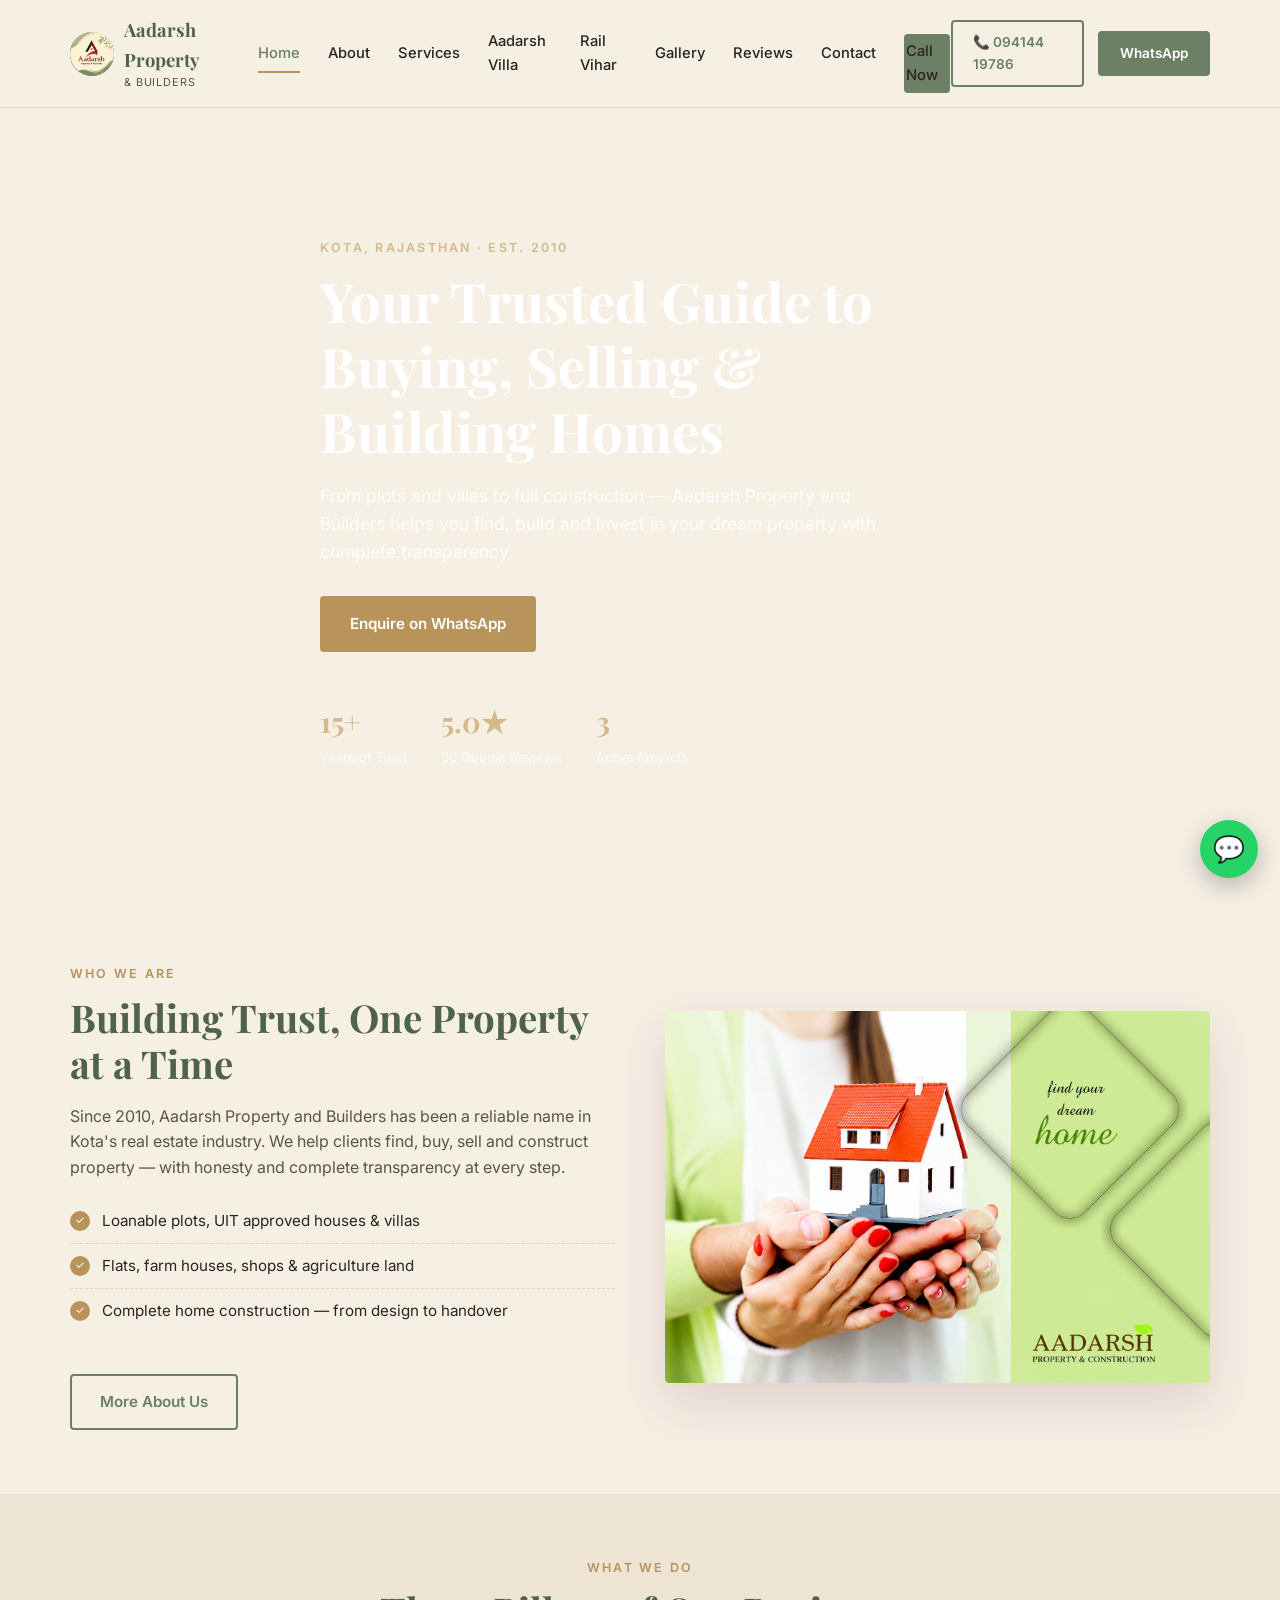
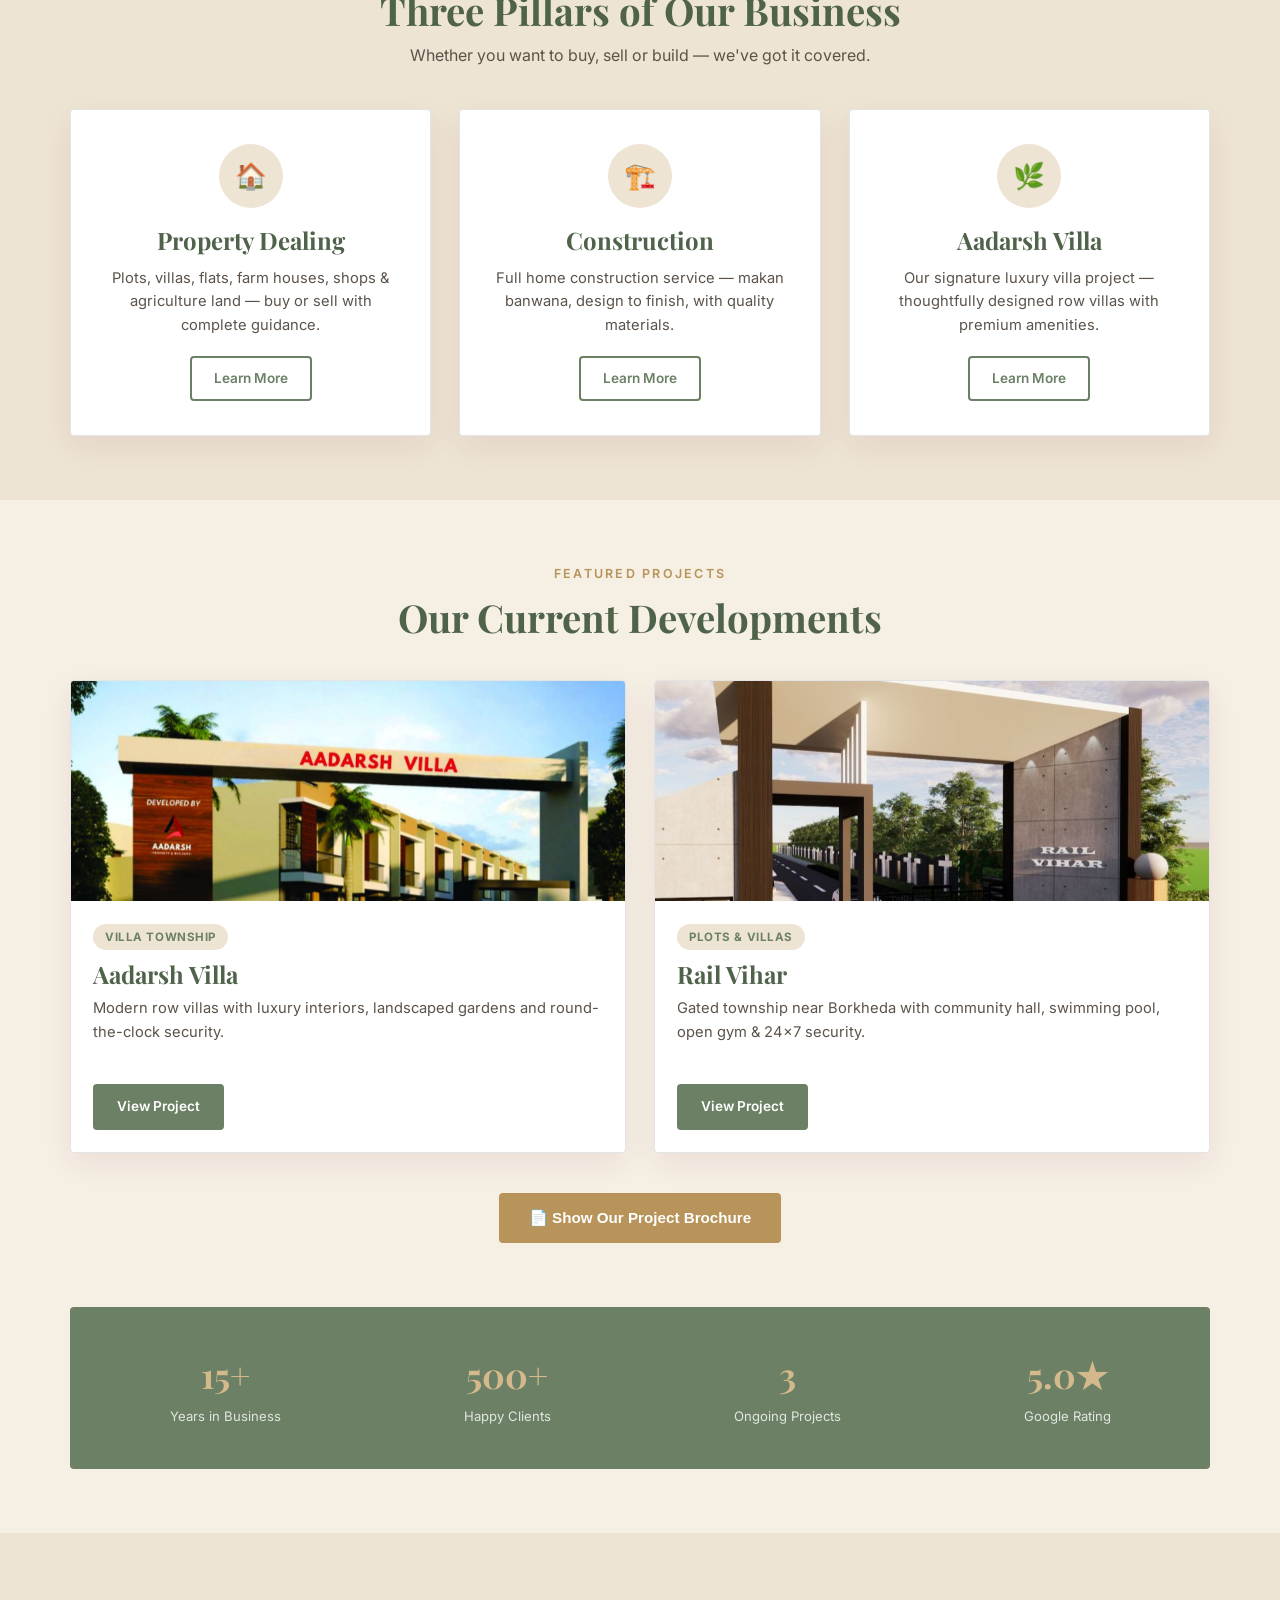
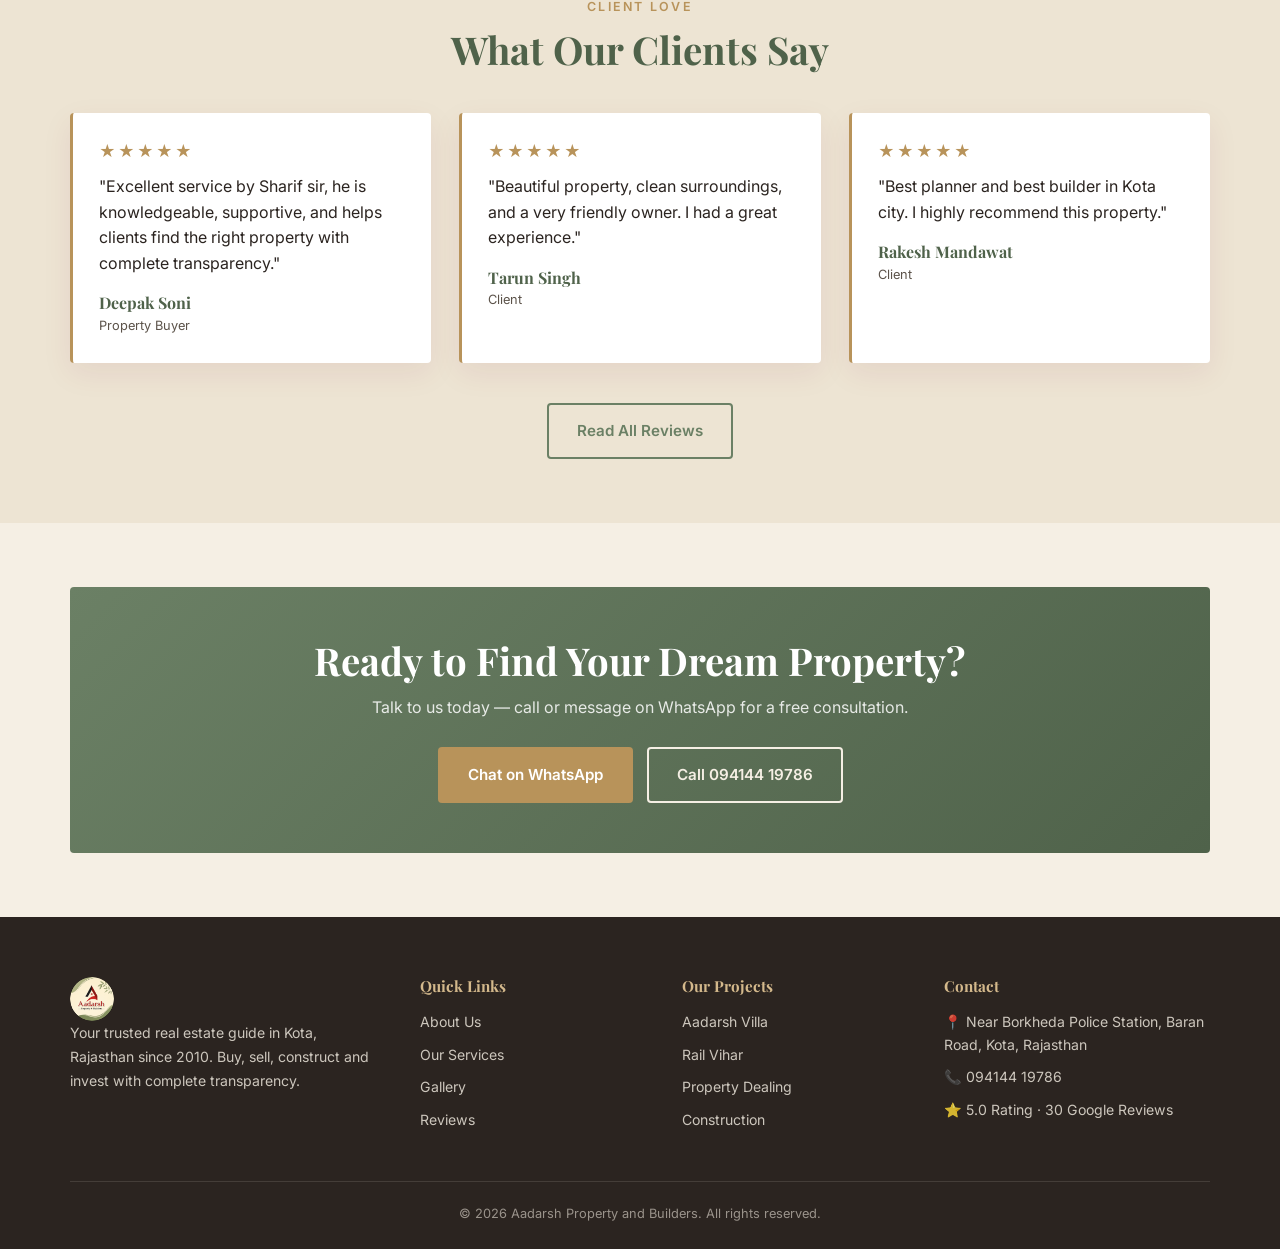
<file: index.html>
<!DOCTYPE html>
<html lang="en">
<head>
  <meta name="google-site-verification" content="AuuDVw0IGmLdEuf1GsXgKiNwqxxUEAkjcGWHWKUlZK0" />
<meta charset="UTF-8">
<meta name="viewport" content="width=device-width, initial-scale=1.0">
<title>Aadarsh Property and Builders | Kota, Rajasthan</title>
<meta name="description" content="Trusted real estate guide in Kota, Rajasthan since 2010. Buy, sell, construct & invest with Aadarsh Property and Builders.">
<link rel="preconnect" href="https://fonts.googleapis.com">
<link href="https://fonts.googleapis.com/css2?family=Playfair+Display:wght@600;700;800&family=Inter:wght@400;500;600;700&display=swap" rel="stylesheet">
<link rel="stylesheet" href="style.css?v=3">
</head>
<body>

<header class="site-header">
  <div class="nav-wrap">
    <a href="index.html" class="brand">
      <img src="images/logo.png" alt="Aadarsh Property and Builders Logo" class="brand-logo">
      <span>Aadarsh Property<br><small>& Builders</small></span>
    </a>
    <nav class="nav-links" id="navLinks">
    
      <a href="index.html">Home</a>
      <a href="about.html">About</a>
      <a href="services.html">Services</a>
      <a href="aadarsh-villa.html">Aadarsh Villa</a>
      <a href="rail-vihar.html">Rail Vihar</a>
      <a href="gallery.html">Gallery</a>
      <a href="testimonials.html">Reviews</a>
      <a href="contact.html">Contact</a>
      <div class="nav-cta-mobile btn-row" style="margin-top:20px;">
        <a href="#" class="btn btn-primary" data-tel>Call Now</a>
      </div>
    </nav>
    <div class="nav-cta">
      <a href="#" class="btn btn-outline" data-tel>📞 094144 19786</a>
      <a href="#" class="btn btn-primary" data-wa>WhatsApp</a>
    </div>
<button class="hamburger" id="hamburger" aria-label="Toggle menu">
  <span></span><span></span><span></span>
</button>
  </div>
  <div class="nav-overlay" id="navOverlay"></div>
</header>


<!-- HERO -->
<section class="hero">
  <div class="container hero-inner">
    <span class="eyebrow">Kota, Rajasthan · Est. 2010</span>
    <h1>Your Trusted Guide to Buying, Selling & Building Homes</h1>
    <p class="lead">From plots and villas to full construction — Aadarsh Property and Builders helps you find, build and invest in your dream property with complete transparency.</p>
    <div class="btn-row">
      <a href="#" class="btn btn-gold" data-wa data-wa-msg="Hello, I want to know more about your properties.">Enquire on WhatsApp</a>
      <a href="services.html" class="btn btn-outline-light">Explore Services</a>
    </div>
    <div class="hero-stats">
      <div class="stat"><b>15+</b><span>Years of Trust</span></div>
      <div class="stat"><b>5.0★</b><span>30 Google Reviews</span></div>
      <div class="stat"><b>3</b><span>Active Projects</span></div>
    </div>
  </div>
</section>

<!-- INTRO -->
<section class="section">
  <div class="container">
    <div class="split reveal">
      <div>
        <span class="eyebrow">Who We Are</span>
        <h2>Building Trust, One Property at a Time</h2>
        <p style="margin:18px 0; color:var(--charcoal-soft);">Since 2010, Aadarsh Property and Builders has been a reliable name in Kota's real estate industry. We help clients find, buy, sell and construct property — with honesty and complete transparency at every step.</p>
        <ul class="feature-list">
          <li>Loanable plots, UIT approved houses & villas</li>
          <li>Flats, farm houses, shops & agriculture land</li>
          <li>Complete home construction — from design to handover</li>
        </ul>
        <a href="about.html" class="btn btn-outline mt-40">More About Us</a>
      </div>
      <img src="about-photo.jpg" alt="Aadarsh Property villa exterior">
    </div>
  </div>
</section>

<!-- SERVICES -->
<section class="section bg-soft">
  <div class="container">
    <div class="section-head reveal">
      <span class="eyebrow">What We Do</span>
      <h2>Three Pillars of Our Business</h2>
      <p>Whether you want to buy, sell or build — we've got it covered.</p>
    </div>
    <div class="grid grid-3">
      <div class="service-card reveal">
        <div class="service-icon">🏠</div>
        <h3>Property Dealing</h3>
        <p style="color:var(--charcoal-soft); font-size:0.92rem; margin:12px 0 18px;">Plots, villas, flats, farm houses, shops & agriculture land — buy or sell with complete guidance.</p>
        <a href="property-dealing.html" class="btn btn-outline" style="padding:10px 22px; font-size:0.85rem;">Learn More</a>
      </div>
      <div class="service-card reveal">
        <div class="service-icon">🏗️</div>
        <h3>Construction</h3>
        <p style="color:var(--charcoal-soft); font-size:0.92rem; margin:12px 0 18px;">Full home construction service — makan banwana, design to finish, with quality materials.</p>
        <a href="construction.html" class="btn btn-outline" style="padding:10px 22px; font-size:0.85rem;">Learn More</a>
      </div>
      <div class="service-card reveal">
        <div class="service-icon">🌿</div>
        <h3>Aadarsh Villa</h3>
        <p style="color:var(--charcoal-soft); font-size:0.92rem; margin:12px 0 18px;">Our signature luxury villa project — thoughtfully designed row villas with premium amenities.</p>
        <a href="aadarsh-villa.html" class="btn btn-outline" style="padding:10px 22px; font-size:0.85rem;">Learn More</a>
      </div>
    </div>
  </div>
</section>

<!-- PROJECTS SHOWCASE -->
<section class="section">
  <div class="container">
    <div class="section-head reveal">
      <span class="eyebrow">Featured Projects</span>
      <h2>Our Current Developments</h2>
    </div>
    <div class="grid grid-2">
      <div class="card reveal">
        <img src="aadarsh-villa-photo.jpg" alt="Aadarsh Villa project">
        <div class="card-body">
          <span class="card-tag">Villa Township</span>
          <h3>Aadarsh Villa</h3>
          <p>Modern row villas with luxury interiors, landscaped gardens and round-the-clock security.</p>
          <a href="aadarsh-villa.html" class="btn btn-primary mt-40" style="padding:10px 22px; font-size:0.85rem;">View Project</a>
        </div>
      </div>
      <div class="card reveal">
        <img src="rail-vihar-photo.jpg" alt="Rail-vihar">
        <div class="card-body">
          <span class="card-tag">Plots & Villas</span>
          <h3>Rail Vihar</h3>
          <p>Gated township near Borkheda with community hall, swimming pool, open gym & 24x7 security.</p>
          <a href="rail-vihar.html" class="btn btn-primary mt-40" style="padding:10px 22px; font-size:0.85rem;">View Project</a>
        </div>
      </div>
    </div>
    <div class="text-center mt-40">
      <button class="btn btn-gold show-project-btn">📄 Show Our Project Brochure</button>
    </div>
  </div>
</section>

<!-- STATS -->
<section class="container" style="margin-bottom:64px;">
  <div class="stats-strip reveal">
    <div class="stat"><b>15+</b><span>Years in Business</span></div>
    <div class="stat"><b>500+</b><span>Happy Clients</span></div>
    <div class="stat"><b>3</b><span>Ongoing Projects</span></div>
    <div class="stat"><b>5.0★</b><span>Google Rating</span></div>
  </div>
</section>

<!-- TESTIMONIAL PREVIEW -->
<section class="section bg-soft">
  <div class="container">
    <div class="section-head reveal">
      <span class="eyebrow">Client Love</span>
      <h2>What Our Clients Say</h2>
    </div>
    <div class="grid grid-3">
      <div class="testi-card reveal">
        <div class="testi-stars">★★★★★</div>
        <p>"Excellent service by Sharif sir, he is knowledgeable, supportive, and helps clients find the right property with complete transparency."</p>
        <div class="testi-name">Deepak Soni</div>
        <div class="testi-role">Property Buyer</div>
      </div>
      <div class="testi-card reveal">
        <div class="testi-stars">★★★★★</div>
        <p>"Beautiful property, clean surroundings, and a very friendly owner. I had a great experience."</p>
        <div class="testi-name">Tarun Singh</div>
        <div class="testi-role">Client</div>
      </div>
      <div class="testi-card reveal">
        <div class="testi-stars">★★★★★</div>
        <p>"Best planner and best builder in Kota city. I highly recommend this property."</p>
        <div class="testi-name">Rakesh Mandawat</div>
        <div class="testi-role">Client</div>
      </div>
    </div>
    <div class="text-center mt-40">
      <a href="testimonials.html" class="btn btn-outline">Read All Reviews</a>
    </div>
  </div>
</section>

<!-- CTA -->
<section class="section">
  <div class="container">
    <div class="cta-banner reveal">
      <h2>Ready to Find Your Dream Property?</h2>
      <p>Talk to us today — call or message on WhatsApp for a free consultation.</p>
      <div class="btn-row" style="justify-content:center;">
        <a href="#" class="btn btn-gold" data-wa>Chat on WhatsApp</a>
        <a href="#" class="btn btn-outline-light" data-tel>Call 094144 19786</a>
      </div>
    </div>
  </div>
</section>

<footer class="site-footer">
  <div class="container">
    <div class="footer-grid">
      <div>
        <img src="images/logo.png" alt="Aadarsh Property and Builders Logo" class="brand-logo">
        <p style="font-size:0.88rem; line-height:1.7;">Your trusted real estate guide in Kota, Rajasthan since 2010. Buy, sell, construct and invest with complete transparency.</p>
      </div>
      <div>
        <h4>Quick Links</h4>
        <ul>
          <li><a href="about.html">About Us</a></li>
          <li><a href="services.html">Our Services</a></li>
          <li><a href="gallery.html">Gallery</a></li>
          <li><a href="testimonials.html">Reviews</a></li>
        </ul>
      </div>
      <div>
        <h4>Our Projects</h4>
        <ul>
          <li><a href="aadarsh-villa.html">Aadarsh Villa</a></li>
          <li><a href="rail-vihar.html">Rail Vihar</a></li>
          <li><a href="property-dealing.html">Property Dealing</a></li>
          <li><a href="construction.html">Construction</a></li>
        </ul>
      </div>
      <div>
        <h4>Contact</h4>
        <ul>
          <li>📍 Near Borkheda Police Station, Baran Road, Kota, Rajasthan</li>
          <li>📞 <a href="#" data-tel>094144 19786</a></li>
          <li>⭐ 5.0 Rating · 30 Google Reviews</li>
        </ul>
      </div>
    </div>
    <div class="footer-bottom">
      &copy; <span id="year"></span> Aadarsh Property and Builders. All rights reserved.
    </div>
  </div>
</footer>
<a href="#" class="wa-float" data-wa aria-label="Chat on WhatsApp">💬</a>
<script src="config.js?v=3"></script>
<script src="main.js?v=3"></script>
</body>
</html>
</file>
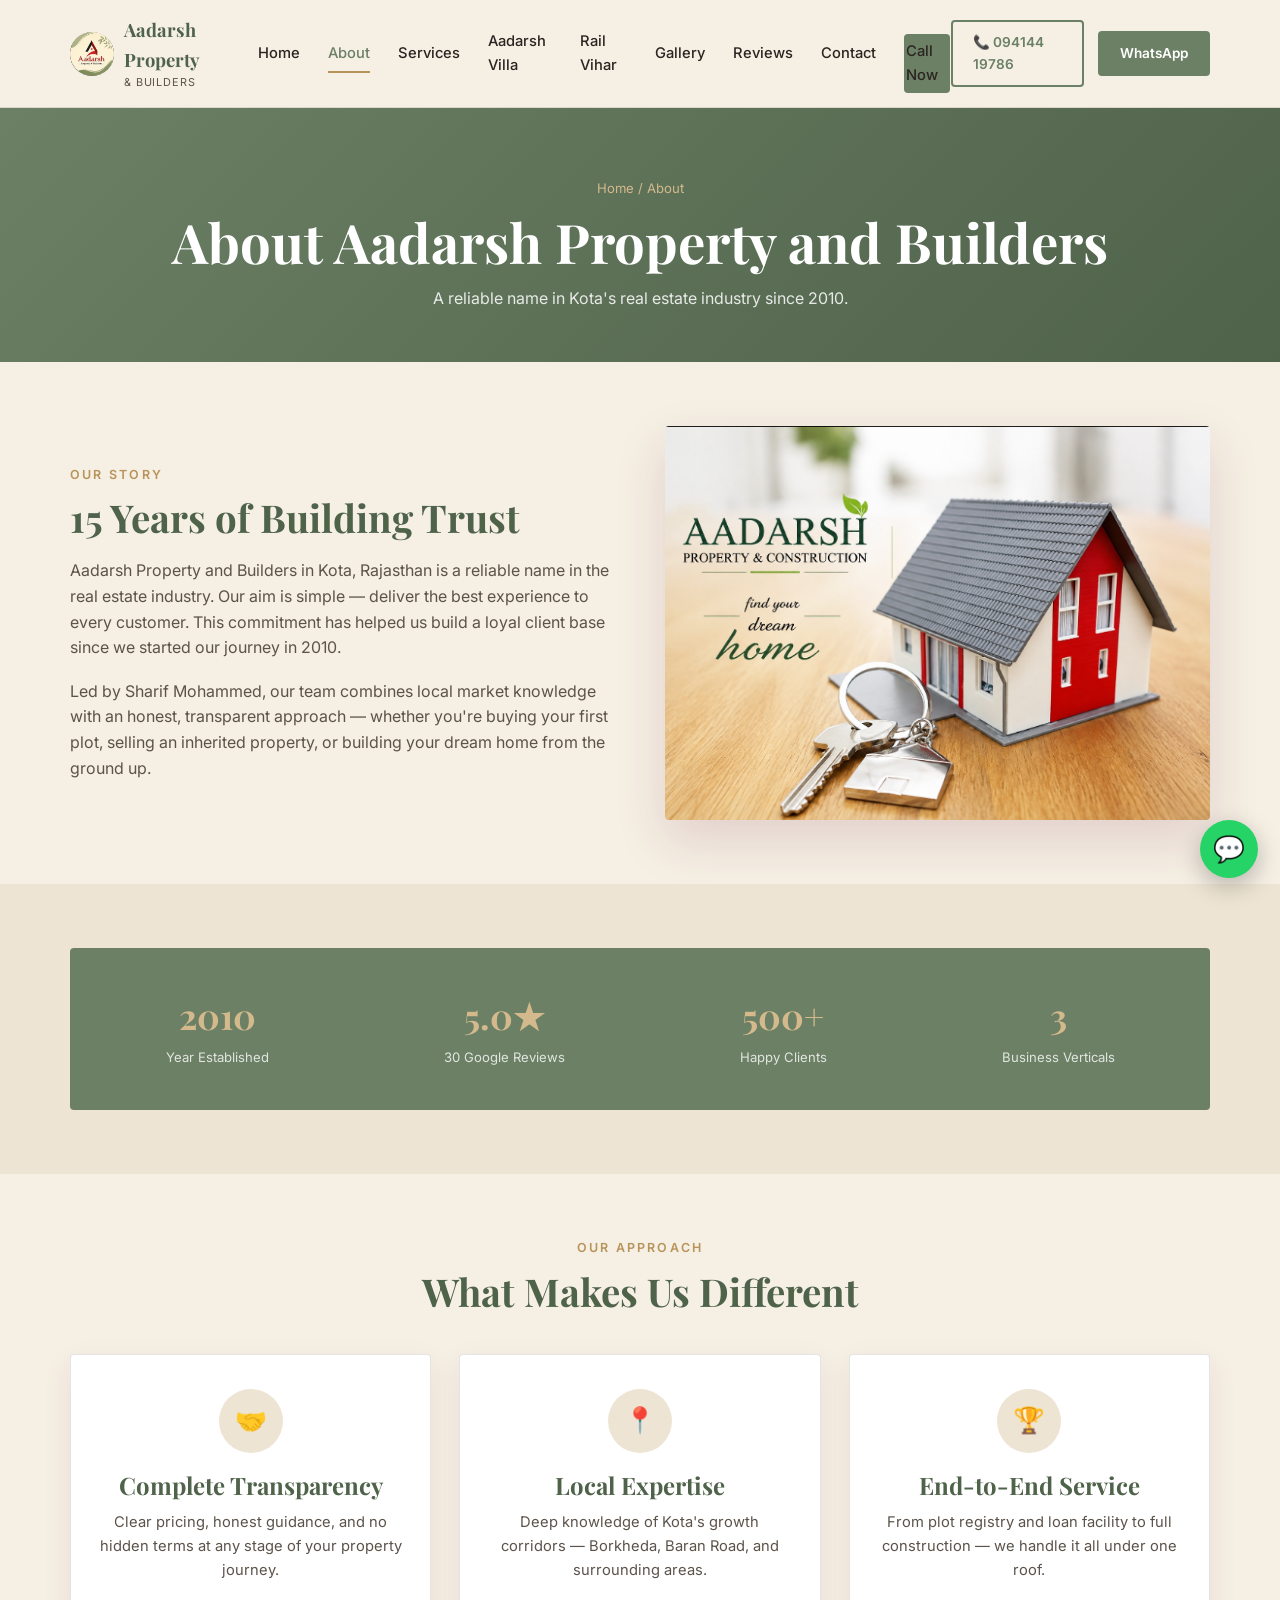
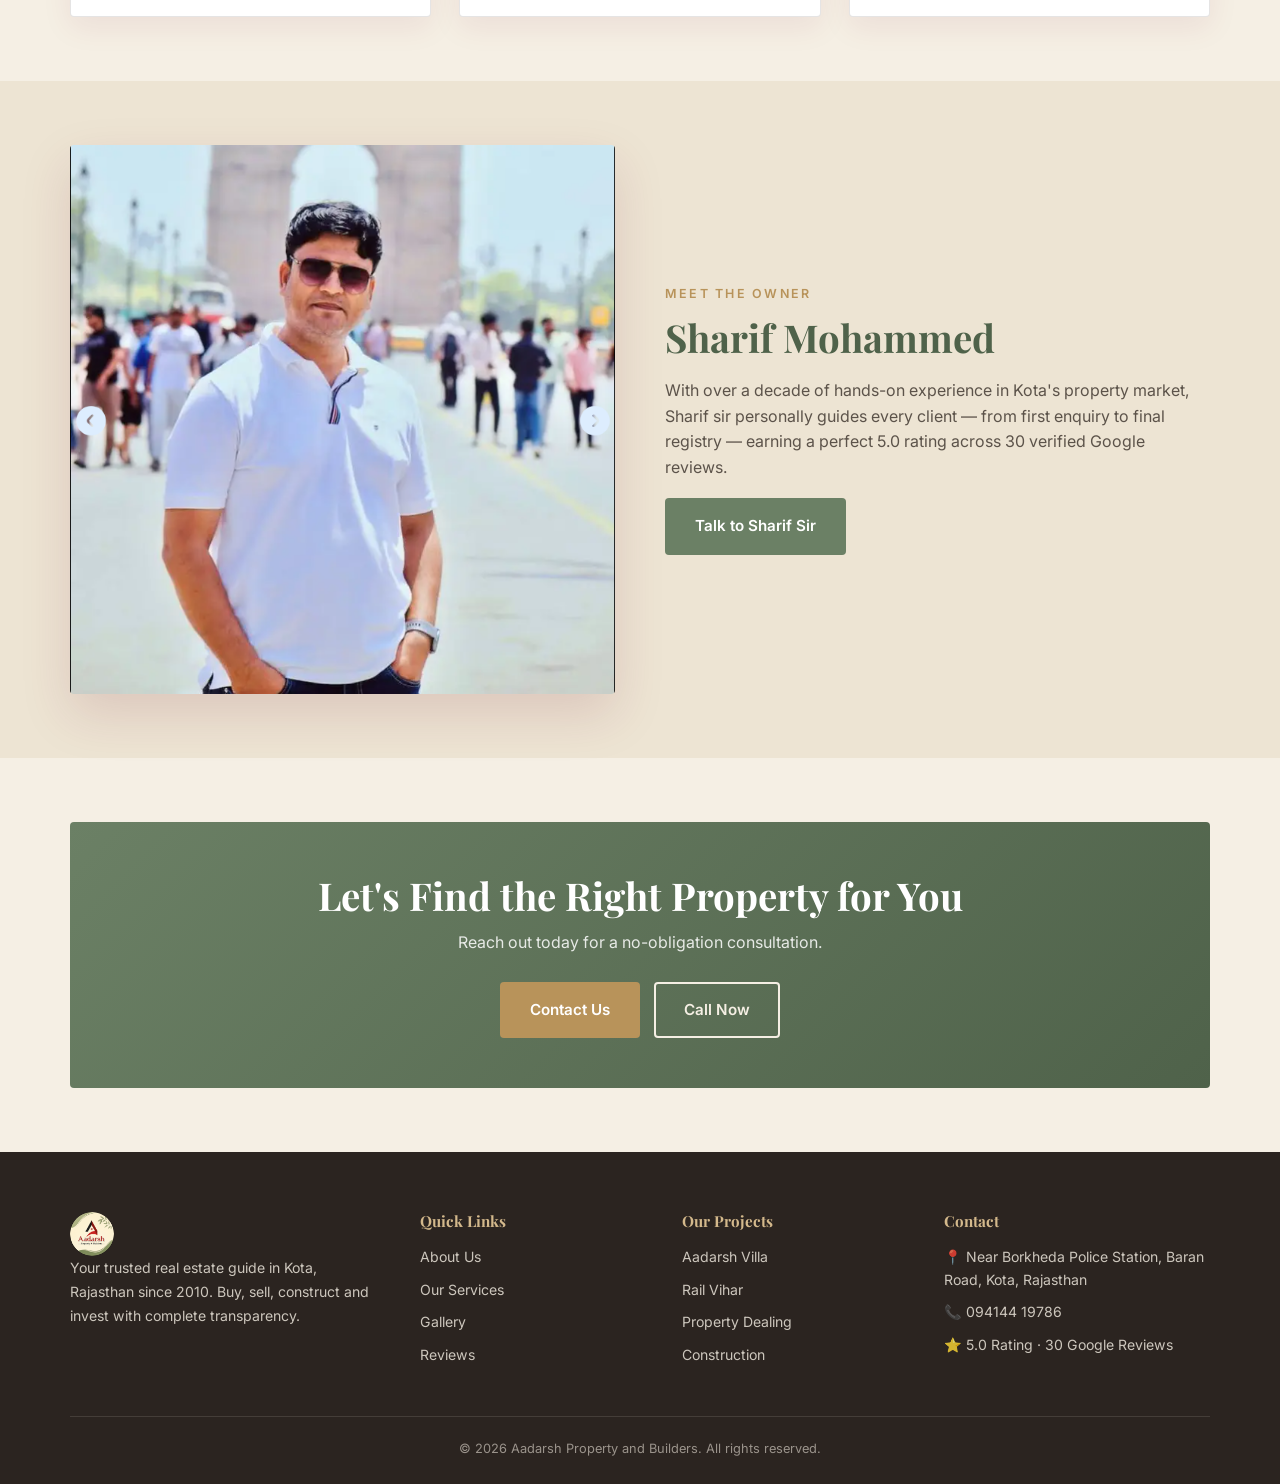
<file: about.html>
<!DOCTYPE html>
<html lang="en">
<head>
<meta charset="UTF-8">
<meta name="viewport" content="width=device-width, initial-scale=1.0">
<title>About Us | Aadarsh Property and Builders</title>
<meta name="description" content="Learn about Aadarsh Property and Builders — a trusted real estate name in Kota, Rajasthan since 2010.">
<link rel="preconnect" href="https://fonts.googleapis.com">
<link href="https://fonts.googleapis.com/css2?family=Playfair+Display:wght@600;700;800&family=Inter:wght@400;500;600;700&display=swap" rel="stylesheet">
<link rel="stylesheet" href="style.css?v=3">
</head>
<body>

<header class="site-header">
  <div class="nav-wrap">
    <a href="index.html" class="brand">
      <img src="images/logo.png" alt="Aadarsh Property and Builders Logo" class="brand-logo">
      <span>Aadarsh Property<br><small>& Builders</small></span>
    </a>
    <nav class="nav-links" id="navLinks">
      <a href="index.html">Home</a>
      <a href="about.html">About</a>
      <a href="services.html">Services</a>
      <a href="aadarsh-villa.html">Aadarsh Villa</a>
      <a href="rail-vihar.html">Rail Vihar</a>
      <a href="gallery.html">Gallery</a>
      <a href="testimonials.html">Reviews</a>
      <a href="contact.html">Contact</a>
      <div class="nav-cta-mobile btn-row" style="margin-top:20px;">
        <a href="#" class="btn btn-primary" data-tel>Call Now</a>
      </div>
    </nav>
    <div class="nav-cta">
      <a href="#" class="btn btn-outline" data-tel>📞 094144 19786</a>
      <a href="#" class="btn btn-primary" data-wa>WhatsApp</a>
    </div>
    <button class="hamburger" id="hamburger" aria-label="Toggle menu">
      <span></span><span></span><span></span>
    </button>
  </div>
</header>
<div class="nav-overlay" id="navOverlay"></div>

<section class="page-hero">
  <div class="container">
    <div class="breadcrumb">Home / About</div>
    <h1>About Aadarsh Property and Builders</h1>
    <p>A reliable name in Kota's real estate industry since 2010.</p>
  </div>
</section>

<section class="section">
  <div class="container">
    <div class="split reveal">
      <div>
        <span class="eyebrow">Our Story</span>
        <h2>15 Years of Building Trust</h2>
        <p style="margin:18px 0; color:var(--charcoal-soft);">Aadarsh Property and Builders in Kota, Rajasthan is a reliable name in the real estate industry. Our aim is simple — deliver the best experience to every customer. This commitment has helped us build a loyal client base since we started our journey in 2010.</p>
        <p style="color:var(--charcoal-soft);">Led by Sharif Mohammed, our team combines local market knowledge with an honest, transparent approach — whether you're buying your first plot, selling an inherited property, or building your dream home from the ground up.</p>
      </div>
      <img src="about-office-photo.jpg" alt="Aadarsh Property office">
    </div>
  </div>
</section>

<section class="section bg-soft">
  <div class="container">
    <div class="stats-strip reveal">
      <div class="stat"><b>2010</b><span>Year Established</span></div>
      <div class="stat"><b>5.0★</b><span>30 Google Reviews</span></div>
      <div class="stat"><b>500+</b><span>Happy Clients</span></div>
      <div class="stat"><b>3</b><span>Business Verticals</span></div>
    </div>
  </div>
</section>

<section class="section">
  <div class="container">
    <div class="section-head reveal">
      <span class="eyebrow">Our Approach</span>
      <h2>What Makes Us Different</h2>
    </div>
    <div class="grid grid-3">
      <div class="service-card reveal">
        <div class="service-icon">🤝</div>
        <h3>Complete Transparency</h3>
        <p style="color:var(--charcoal-soft); font-size:0.92rem; margin-top:12px;">Clear pricing, honest guidance, and no hidden terms at any stage of your property journey.</p>
      </div>
      <div class="service-card reveal">
        <div class="service-icon">📍</div>
        <h3>Local Expertise</h3>
        <p style="color:var(--charcoal-soft); font-size:0.92rem; margin-top:12px;">Deep knowledge of Kota's growth corridors — Borkheda, Baran Road, and surrounding areas.</p>
      </div>
      <div class="service-card reveal">
        <div class="service-icon">🏆</div>
        <h3>End-to-End Service</h3>
        <p style="color:var(--charcoal-soft); font-size:0.92rem; margin-top:12px;">From plot registry and loan facility to full construction — we handle it all under one roof.</p>
      </div>
    </div>
  </div>
</section>

<section class="section bg-soft">
  <div class="container">
    <div class="split reveal">
      <img src="owner-photo.jpg" alt="Owner Sharif Mohammed">
      <div>
        <span class="eyebrow">Meet the Owner</span>
        <h2>Sharif Mohammed</h2>
        <p style="margin:18px 0; color:var(--charcoal-soft);">With over a decade of hands-on experience in Kota's property market, Sharif sir personally guides every client — from first enquiry to final registry — earning a perfect 5.0 rating across 30 verified Google reviews.</p>
        <a href="#" class="btn btn-primary" data-wa data-wa-msg="Hello Sharif sir, I would like to speak with you about a property.">Talk to Sharif Sir</a>
      </div>
    </div>
  </div>
</section>

<section class="section">
  <div class="container">
    <div class="cta-banner reveal">
      <h2>Let's Find the Right Property for You</h2>
      <p>Reach out today for a no-obligation consultation.</p>
      <div class="btn-row" style="justify-content:center;">
        <a href="contact.html" class="btn btn-gold">Contact Us</a>
        <a href="#" class="btn btn-outline-light" data-tel>Call Now</a>
      </div>
    </div>
  </div>
</section>

<footer class="site-footer">
  <div class="container">
    <div class="footer-grid">
      <div>
         <img src="images/logo.png" alt="Aadarsh Property and Builders Logo" class="brand-logo">
        <p style="font-size:0.88rem; line-height:1.7;">Your trusted real estate guide in Kota, Rajasthan since 2010. Buy, sell, construct and invest with complete transparency.</p>
      </div>
      <div>
        <h4>Quick Links</h4>
        <ul>
          <li><a href="about.html">About Us</a></li>
          <li><a href="services.html">Our Services</a></li>
          <li><a href="gallery.html">Gallery</a></li>
          <li><a href="testimonials.html">Reviews</a></li>
        </ul>
      </div>
      <div>
        <h4>Our Projects</h4>
        <ul>
          <li><a href="aadarsh-villa.html">Aadarsh Villa</a></li>
          <li><a href="rail-vihar.html">Rail Vihar</a></li>
          <li><a href="property-dealing.html">Property Dealing</a></li>
          <li><a href="construction.html">Construction</a></li>
        </ul>
      </div>
      <div>
        <h4>Contact</h4>
        <ul>
          <li>📍 Near Borkheda Police Station, Baran Road, Kota, Rajasthan</li>
          <li>📞 <a href="#" data-tel>094144 19786</a></li>
          <li>⭐ 5.0 Rating · 30 Google Reviews</li>
        </ul>
      </div>
    </div>
    <div class="footer-bottom">
      &copy; <span id="year"></span> Aadarsh Property and Builders. All rights reserved.
    </div>
  </div>
</footer>
<a href="#" class="wa-float" data-wa aria-label="Chat on WhatsApp">💬</a>
<script src="config.js?v=3"></script>
<script src="main.js?v=3"></script>
</body>
</html>
</file>
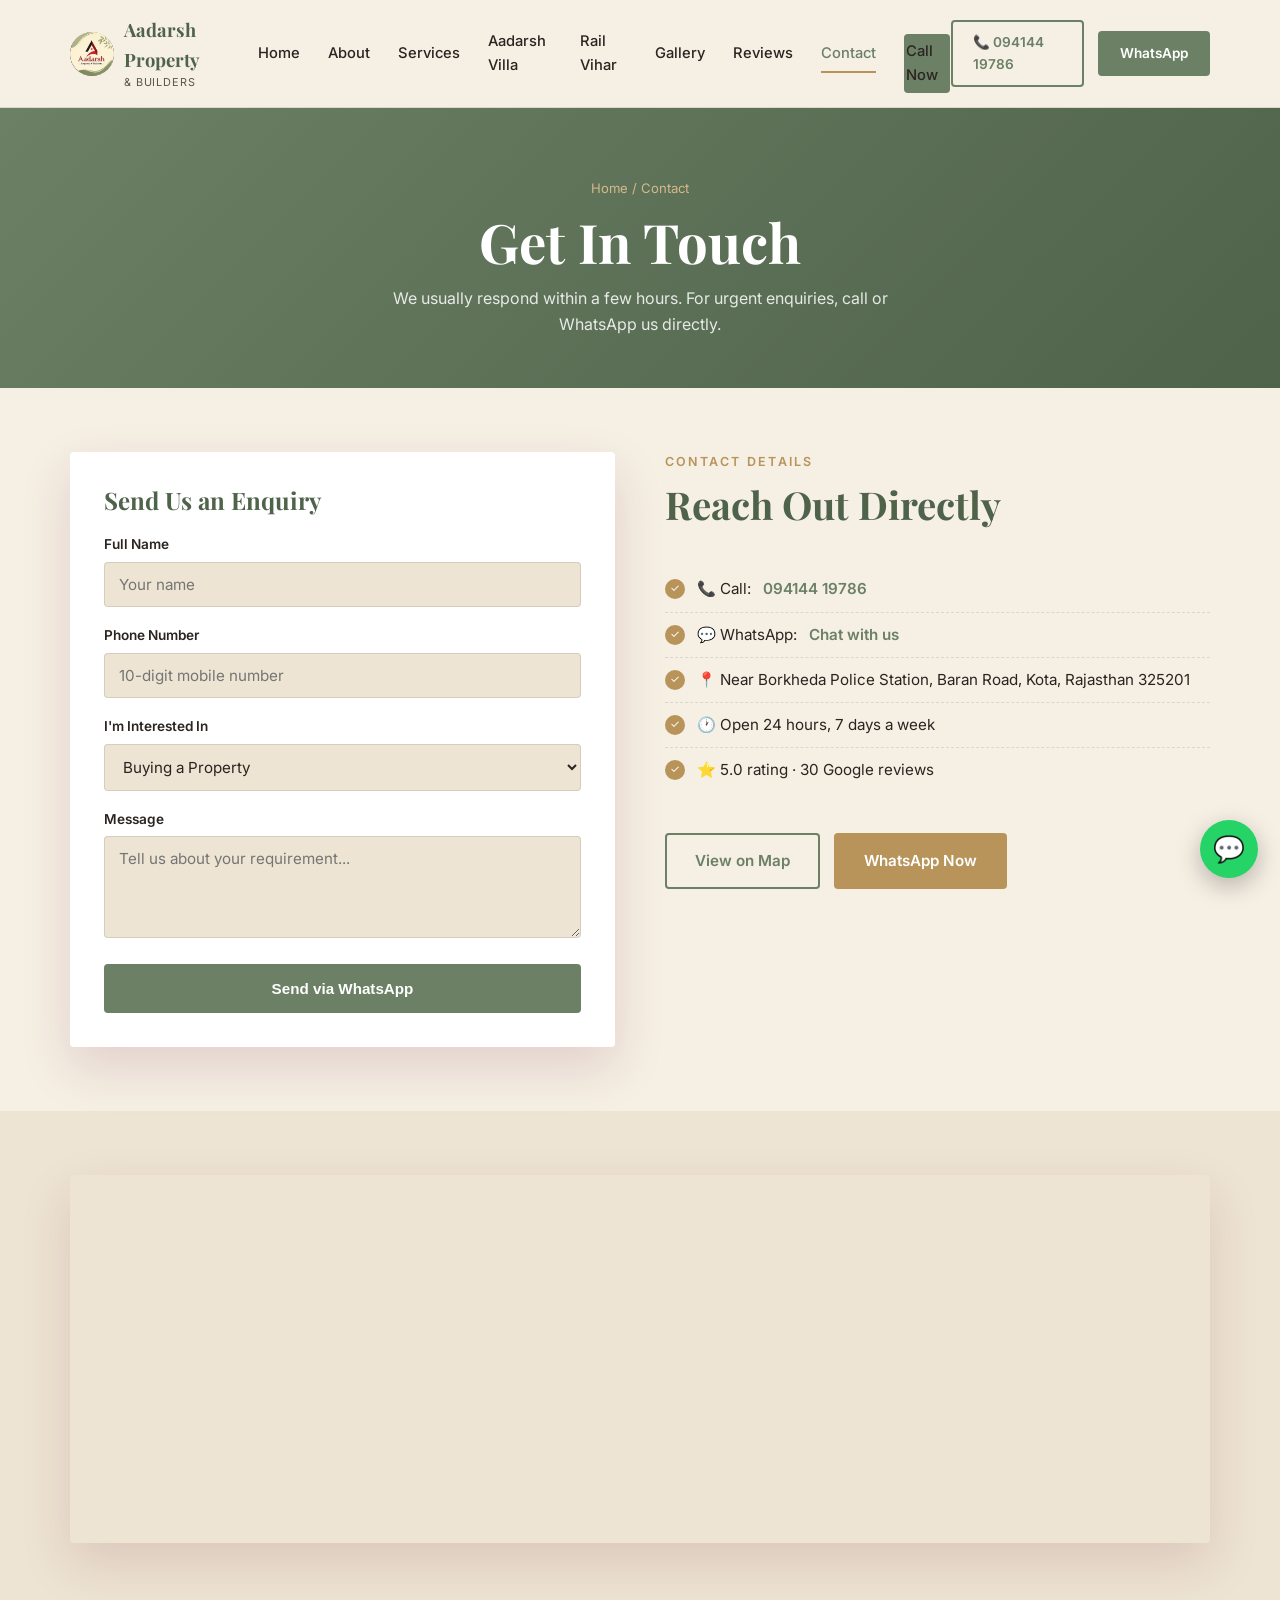
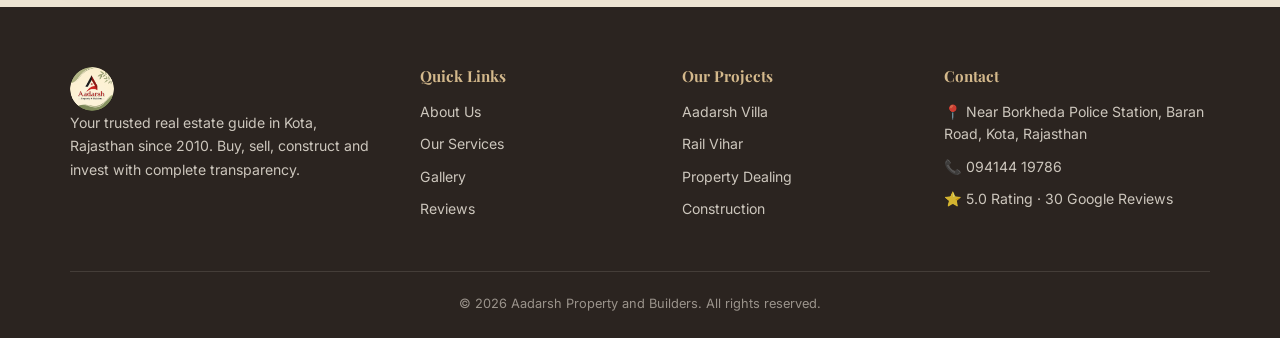
<file: contact.html>
<!DOCTYPE html>
<html lang="en">
<head>
<meta charset="UTF-8">
<meta name="viewport" content="width=device-width, initial-scale=1.0">
<title>Contact Us | Aadarsh Property and Builders</title>
<meta name="description" content="Get in touch with Aadarsh Property and Builders, Kota — call, WhatsApp, or send an enquiry.">
<link rel="preconnect" href="https://fonts.googleapis.com">
<link href="https://fonts.googleapis.com/css2?family=Playfair+Display:wght@600;700;800&family=Inter:wght@400;500;600;700&display=swap" rel="stylesheet">
<link rel="stylesheet" href="style.css">
</head>
<body>

<header class="site-header">
  <div class="nav-wrap">
    <a href="index.html" class="brand">
      <img src="images/logo.png" alt="Aadarsh Property and Builders Logo" class="brand-logo">
      <span>Aadarsh Property<br><small>& Builders</small></span>
    </a>
    <nav class="nav-links" id="navLinks">
      <a href="index.html">Home</a>
      <a href="about.html">About</a>
      <a href="services.html">Services</a>
      <a href="aadarsh-villa.html">Aadarsh Villa</a>
      <a href="rail-vihar.html">Rail Vihar</a>
      <a href="gallery.html">Gallery</a>
      <a href="testimonials.html">Reviews</a>
      <a href="contact.html">Contact</a>
      <div class="nav-cta-mobile btn-row" style="margin-top:20px;">
        <a href="#" class="btn btn-primary" data-tel>Call Now</a>
      </div>
    </nav>
    <div class="nav-cta">
      <a href="#" class="btn btn-outline" data-tel>📞 094144 19786</a>
      <a href="#" class="btn btn-primary" data-wa>WhatsApp</a>
    </div>
    <button class="hamburger" id="hamburger" aria-label="Toggle menu">
      <span></span><span></span><span></span>
    </button>
  </div>
</header>
<div class="nav-overlay" id="navOverlay"></div>

<section class="page-hero">
  <div class="container">
    <div class="breadcrumb">Home / Contact</div>
    <h1>Get In Touch</h1>
    <p>We usually respond within a few hours. For urgent enquiries, call or WhatsApp us directly.</p>
  </div>
</section>

<section class="section">
  <div class="container">
    <div class="split reveal" style="align-items:flex-start;">

      <div class="form-card">
        <h3 style="margin-bottom:20px;">Send Us an Enquiry</h3>
        <form id="enquiryForm">
          <div class="form-group">
            <label for="f-name">Full Name</label>
            <input type="text" id="f-name" required placeholder="Your name">
          </div>
          <div class="form-group">
            <label for="f-phone">Phone Number</label>
            <input type="tel" id="f-phone" required placeholder="10-digit mobile number">
          </div>
          <div class="form-group">
            <label for="f-interest">I'm Interested In</label>
            <select id="f-interest">
              <option>Buying a Property</option>
              <option>Selling a Property</option>
              <option>Home Construction</option>
              <option>Aadarsh Villa</option>
              <option>Rail Vihar</option>
              <option>General Enquiry</option>
            </select>
          </div>
          <div class="form-group">
            <label for="f-message">Message</label>
            <textarea id="f-message" rows="4" placeholder="Tell us about your requirement..."></textarea>
          </div>
          <button type="submit" class="btn btn-primary" style="width:100%;">Send via WhatsApp</button>
        </form>
      </div>

      <div>
        <span class="eyebrow">Contact Details</span>
        <h2>Reach Out Directly</h2>
        <ul class="feature-list mt-40">
          <li>📞 Call: <a href="#" data-tel style="color:var(--maroon); font-weight:600;">094144 19786</a></li>
          <li>💬 WhatsApp: <a href="#" data-wa style="color:var(--maroon); font-weight:600;">Chat with us</a></li>
          <li>📍 Near Borkheda Police Station, Baran Road, Kota, Rajasthan 325201</li>
          <li>🕐 Open 24 hours, 7 days a week</li>
          <li>⭐ 5.0 rating · 30 Google reviews</li>
        </ul>
        <div class="btn-row mt-40">
          <a href="location.html" class="btn btn-outline">View on Map</a>
          <a href="#" class="btn btn-gold" data-wa>WhatsApp Now</a>
        </div>
      </div>

    </div>
  </div>
</section>

<section class="section bg-soft">
  <div class="container">
    <div style="border-radius:var(--radius); overflow:hidden; box-shadow:var(--shadow-lg);" class="reveal">
      <iframe
        src="https://www.google.com/maps?q=Aadarsh+Property+and+Builders+Borkheda+Kota&output=embed"
        width="100%" height="360" style="border:0;" loading="lazy"
        referrerpolicy="no-referrer-when-downgrade"
        title="Office location map">
      </iframe>
    </div>
  </div>
</section>

<footer class="site-footer">
  <div class="container">
    <div class="footer-grid">
      <div>
         <img src="images/logo.png" alt="Aadarsh Property and Builders Logo" class="brand-logo">
        <p style="font-size:0.88rem; line-height:1.7;">Your trusted real estate guide in Kota, Rajasthan since 2010. Buy, sell, construct and invest with complete transparency.</p>
      </div>
      <div>
        <h4>Quick Links</h4>
        <ul>
          <li><a href="about.html">About Us</a></li>
          <li><a href="services.html">Our Services</a></li>
          <li><a href="gallery.html">Gallery</a></li>
          <li><a href="testimonials.html">Reviews</a></li>
        </ul>
      </div>
      <div>
        <h4>Our Projects</h4>
        <ul>
          <li><a href="aadarsh-villa.html">Aadarsh Villa</a></li>
          <li><a href="rail-vihar.html">Rail Vihar</a></li>
          <li><a href="property-dealing.html">Property Dealing</a></li>
          <li><a href="construction.html">Construction</a></li>
        </ul>
      </div>
      <div>
        <h4>Contact</h4>
        <ul>
          <li>📍 Near Borkheda Police Station, Baran Road, Kota, Rajasthan</li>
          <li>📞 <a href="#" data-tel>094144 19786</a></li>
          <li>⭐ 5.0 Rating · 30 Google Reviews</li>
        </ul>
      </div>
    </div>
    <div class="footer-bottom">
      &copy; <span id="year"></span> Aadarsh Property and Builders. All rights reserved.
    </div>
  </div>
</footer>
<a href="#" class="wa-float" data-wa aria-label="Chat on WhatsApp">💬</a>
<script src="config.js"></script>
<script src="main.js"></script>
</body>
</html>
</file>
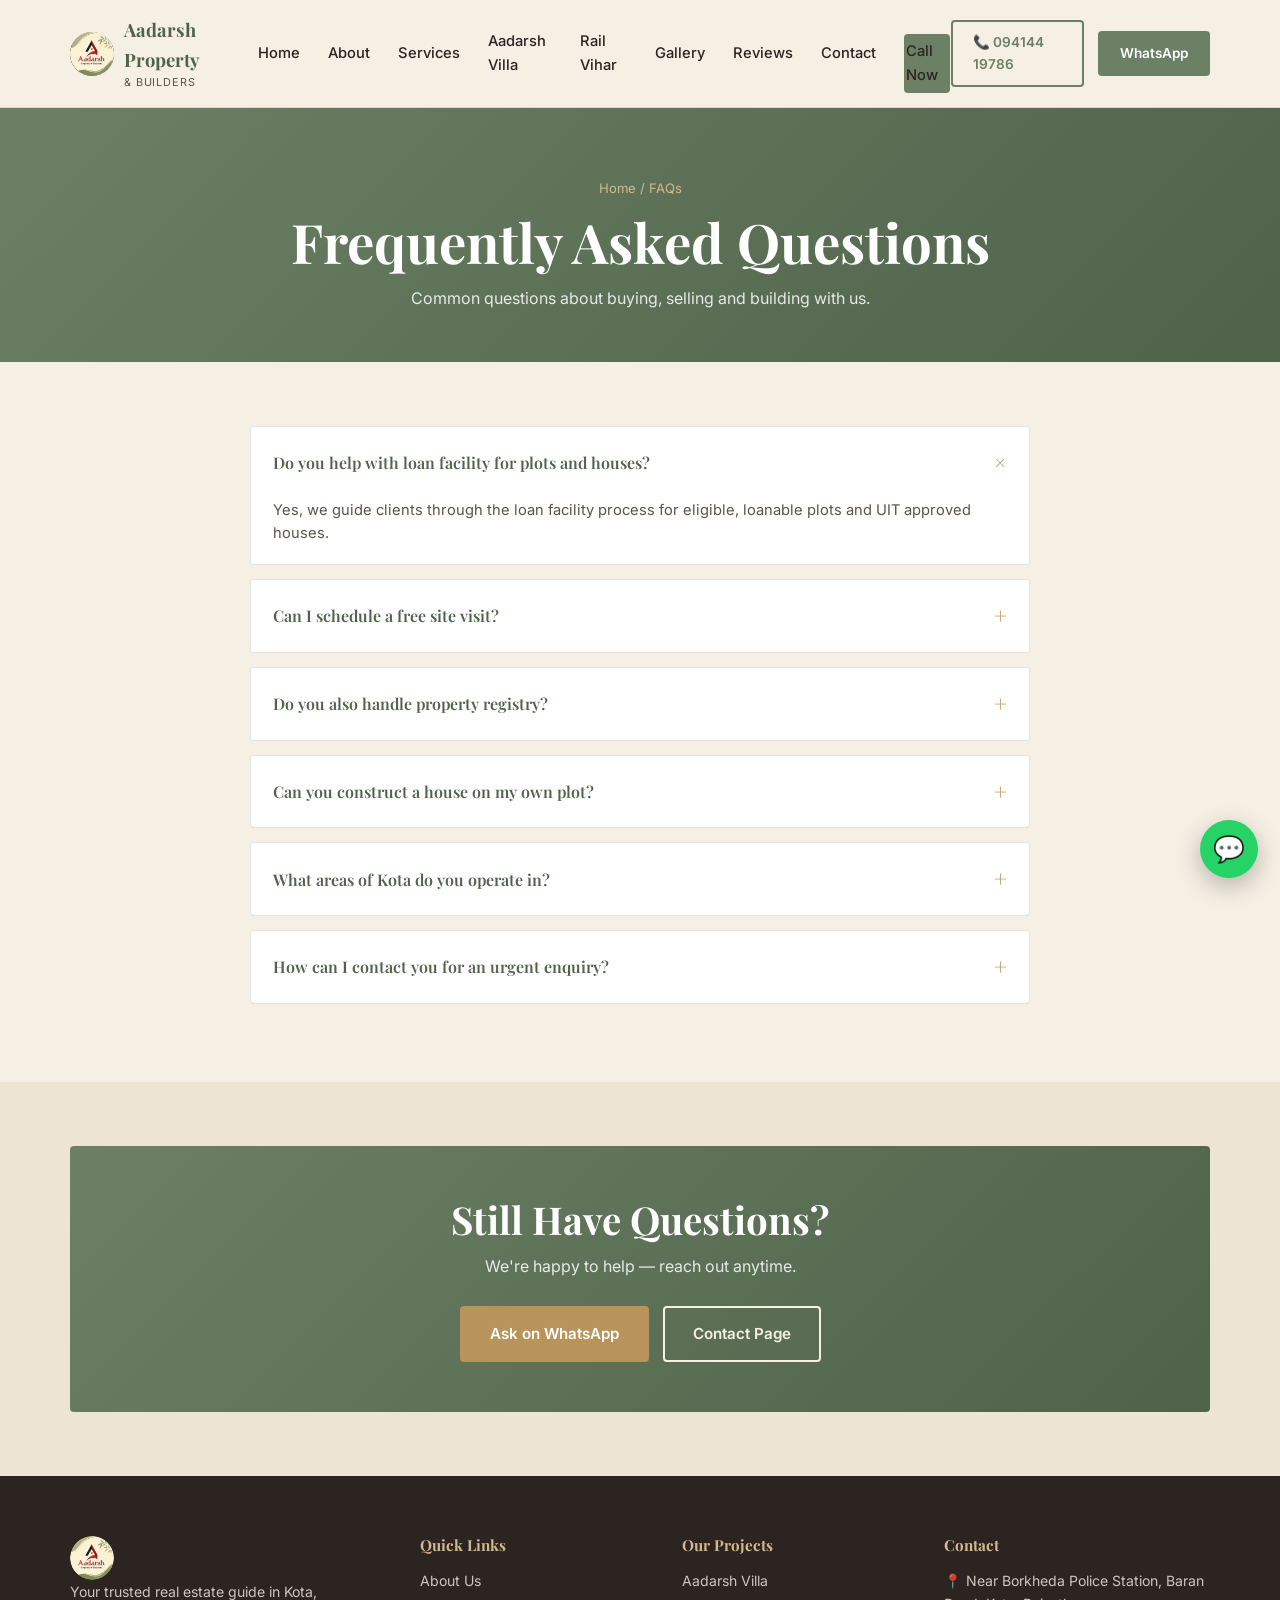
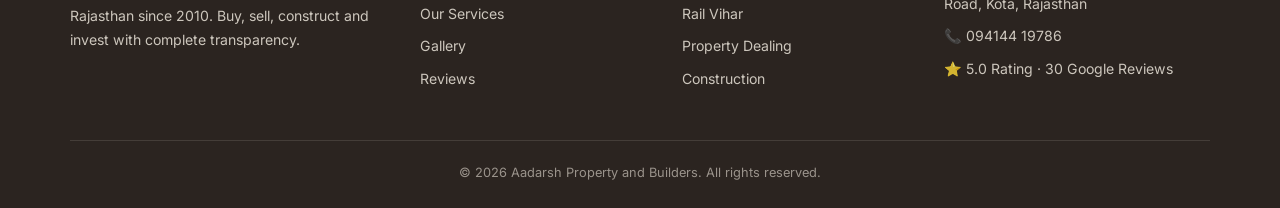
<file: faq.html>
<!DOCTYPE html>
<html lang="en">
<head>
<meta charset="UTF-8">
<meta name="viewport" content="width=device-width, initial-scale=1.0">
<title>FAQs | Aadarsh Property and Builders</title>
<meta name="description" content="Frequently asked questions about buying, selling and constructing property with Aadarsh Property and Builders, Kota.">
<link rel="preconnect" href="https://fonts.googleapis.com">
<link href="https://fonts.googleapis.com/css2?family=Playfair+Display:wght@600;700;800&family=Inter:wght@400;500;600;700&display=swap" rel="stylesheet">
<link rel="stylesheet" href="style.css">
<style>
.faq-item { background:var(--white); border:1px solid var(--line); border-radius:var(--radius); margin-bottom:14px; overflow:hidden; }
.faq-q { padding:18px 22px; font-weight:600; cursor:pointer; display:flex; justify-content:space-between; align-items:center; font-family:var(--font-display); color:var(--maroon-dark); }
.faq-q::after { content:"+"; font-size:1.4rem; color:var(--gold); transition:transform 0.3s ease; }
.faq-item.open .faq-q::after { transform:rotate(45deg); }
.faq-a { max-height:0; overflow:hidden; transition:max-height 0.3s ease; padding:0 22px; color:var(--charcoal-soft); font-size:0.92rem; }
.faq-item.open .faq-a { max-height:200px; padding-bottom:18px; }
</style>
</head>
<body>

<header class="site-header">
  <div class="nav-wrap">
    <a href="index.html" class="brand">
    <img src="images/logo.png" alt="Aadarsh Property and Builders Logo" class="brand-logo">
      <span>Aadarsh Property<br><small>& Builders</small></span>
    </a>
    <nav class="nav-links" id="navLinks">
      <a href="index.html">Home</a>
      <a href="about.html">About</a>
      <a href="services.html">Services</a>
      <a href="aadarsh-villa.html">Aadarsh Villa</a>
      <a href="rail-vihar.html">Rail Vihar</a>
      <a href="gallery.html">Gallery</a>
      <a href="testimonials.html">Reviews</a>
      <a href="contact.html">Contact</a>
      <div class="nav-cta-mobile btn-row" style="margin-top:20px;">
        <a href="#" class="btn btn-primary" data-tel>Call Now</a>
      </div>
    </nav>
    <div class="nav-cta">
      <a href="#" class="btn btn-outline" data-tel>📞 094144 19786</a>
      <a href="#" class="btn btn-primary" data-wa>WhatsApp</a>
    </div>
    <button class="hamburger" id="hamburger" aria-label="Toggle menu">
      <span></span><span></span><span></span>
    </button>
  </div>
</header>
<div class="nav-overlay" id="navOverlay"></div>

<section class="page-hero">
  <div class="container">
    <div class="breadcrumb">Home / FAQs</div>
    <h1>Frequently Asked Questions</h1>
    <p>Common questions about buying, selling and building with us.</p>
  </div>
</section>

<section class="section">
  <div class="container" style="max-width:820px;">
    <div class="faq-item reveal open">
      <div class="faq-q">Do you help with loan facility for plots and houses?</div>
      <div class="faq-a">Yes, we guide clients through the loan facility process for eligible, loanable plots and UIT approved houses.</div>
    </div>
    <div class="faq-item reveal">
      <div class="faq-q">Can I schedule a free site visit?</div>
      <div class="faq-a">Absolutely — message us on WhatsApp or call to schedule a free visit to Aadarsh Villa, Rail Vihar, or any listed property.</div>
    </div>
    <div class="faq-item reveal">
      <div class="faq-q">Do you also handle property registry?</div>
      <div class="faq-a">Yes, our team assists with complete registry and documentation for a smooth, transparent transaction.</div>
    </div>
    <div class="faq-item reveal">
      <div class="faq-q">Can you construct a house on my own plot?</div>
      <div class="faq-a">Yes — our construction service covers planning, design and full execution, even on plots not purchased through us.</div>
    </div>
    <div class="faq-item reveal">
      <div class="faq-q">What areas of Kota do you operate in?</div>
      <div class="faq-a">We primarily operate around Borkheda, Baran Road, and nearby growth corridors, with properties across Kota on request.</div>
    </div>
    <div class="faq-item reveal">
      <div class="faq-q">How can I contact you for an urgent enquiry?</div>
      <div class="faq-a">Call us directly at 094144 19786 or message on WhatsApp — we're available every day.</div>
    </div>
  </div>
</section>

<section class="section bg-soft">
  <div class="container">
    <div class="cta-banner reveal">
      <h2>Still Have Questions?</h2>
      <p>We're happy to help — reach out anytime.</p>
      <div class="btn-row" style="justify-content:center;">
        <a href="#" class="btn btn-gold" data-wa>Ask on WhatsApp</a>
        <a href="contact.html" class="btn btn-outline-light">Contact Page</a>
      </div>
    </div>
  </div>
</section>

<footer class="site-footer">
  <div class="container">
    <div class="footer-grid">
      <div>
         <img src="images/logo.png" alt="Aadarsh Property and Builders Logo" class="brand-logo">
        <p style="font-size:0.88rem; line-height:1.7;">Your trusted real estate guide in Kota, Rajasthan since 2010. Buy, sell, construct and invest with complete transparency.</p>
      </div>
      <div>
        <h4>Quick Links</h4>
        <ul>
          <li><a href="about.html">About Us</a></li>
          <li><a href="services.html">Our Services</a></li>
          <li><a href="gallery.html">Gallery</a></li>
          <li><a href="testimonials.html">Reviews</a></li>
        </ul>
      </div>
      <div>
        <h4>Our Projects</h4>
        <ul>
          <li><a href="aadarsh-villa.html">Aadarsh Villa</a></li>
          <li><a href="rail-vihar.html">Rail Vihar</a></li>
          <li><a href="property-dealing.html">Property Dealing</a></li>
          <li><a href="construction.html">Construction</a></li>
        </ul>
      </div>
      <div>
        <h4>Contact</h4>
        <ul>
          <li>📍 Near Borkheda Police Station, Baran Road, Kota, Rajasthan</li>
          <li>📞 <a href="#" data-tel>094144 19786</a></li>
          <li>⭐ 5.0 Rating · 30 Google Reviews</li>
        </ul>
      </div>
    </div>
    <div class="footer-bottom">
      &copy; <span id="year"></span> Aadarsh Property and Builders. All rights reserved.
    </div>
  </div>
</footer>
<a href="#" class="wa-float" data-wa aria-label="Chat on WhatsApp">💬</a>
<script src="config.js"></script>
<script src="main.js"></script>
<script>
document.querySelectorAll('.faq-q').forEach(q => {
  q.addEventListener('click', () => q.parentElement.classList.toggle('open'));
});
</script>
</body>
</html>
</file>
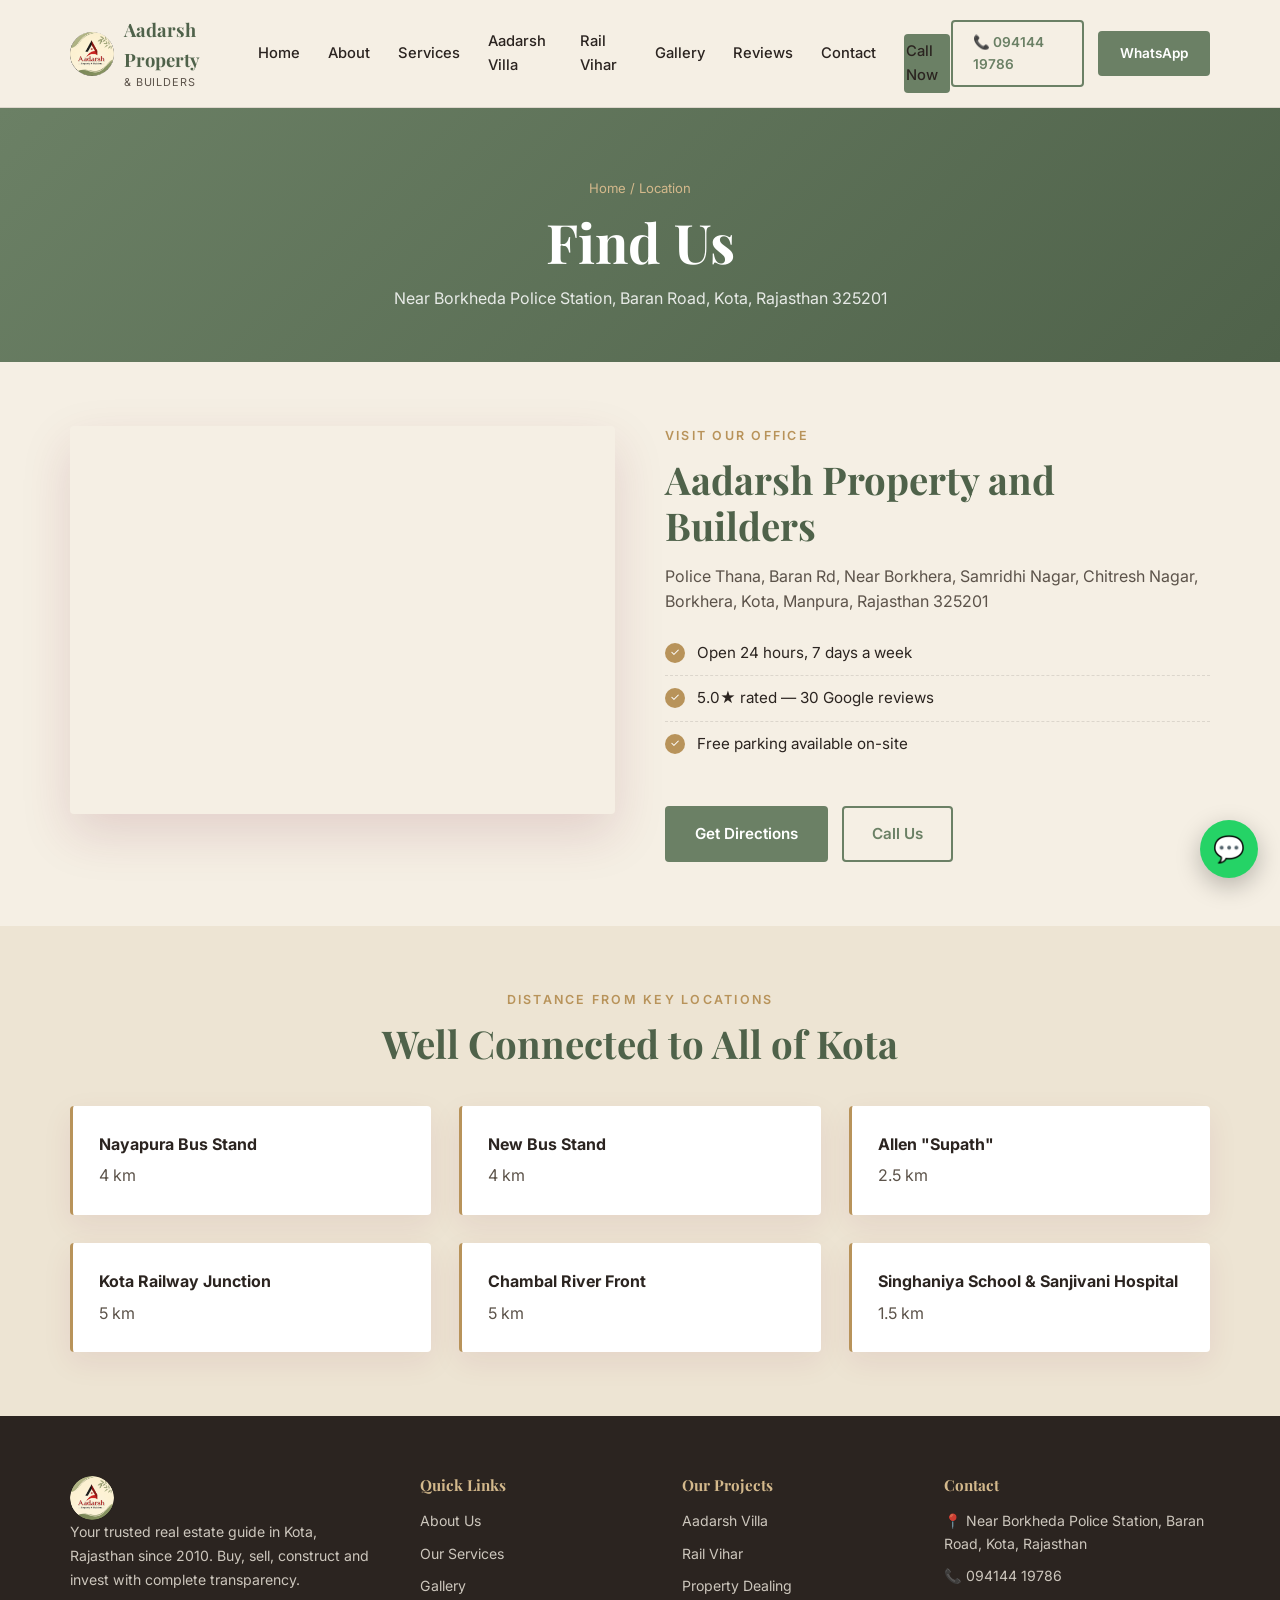
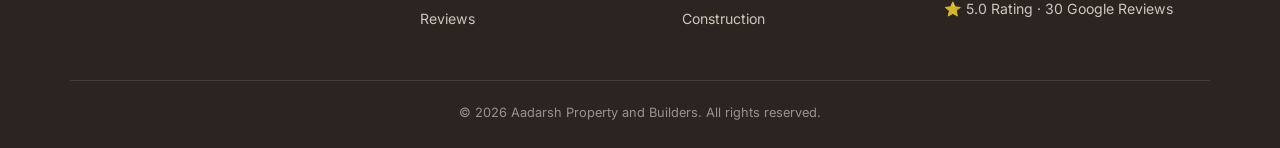
<file: location.html>
<!DOCTYPE html>
<html lang="en">
<head>
<meta charset="UTF-8">
<meta name="viewport" content="width=device-width, initial-scale=1.0">
<title>Location | Aadarsh Property and Builders</title>
<meta name="description" content="Find Aadarsh Property and Builders — Near Borkheda Police Station, Baran Road, Kota, Rajasthan.">
<link rel="preconnect" href="https://fonts.googleapis.com">
<link href="https://fonts.googleapis.com/css2?family=Playfair+Display:wght@600;700;800&family=Inter:wght@400;500;600;700&display=swap" rel="stylesheet">
<link rel="stylesheet" href="style.css">
</head>
<body>

<header class="site-header">
  <div class="nav-wrap">
    <a href="index.html" class="brand">
      <img src="images/logo.png" alt="Aadarsh Property and Builders Logo" class="brand-logo">
      <span>Aadarsh Property<br><small>& Builders</small></span>
    </a>
    <nav class="nav-links" id="navLinks">
      <a href="index.html">Home</a>
      <a href="about.html">About</a>
      <a href="services.html">Services</a>
      <a href="aadarsh-villa.html">Aadarsh Villa</a>
      <a href="rail-vihar.html">Rail Vihar</a>
      <a href="gallery.html">Gallery</a>
      <a href="testimonials.html">Reviews</a>
      <a href="contact.html">Contact</a>
      <div class="nav-cta-mobile btn-row" style="margin-top:20px;">
        <a href="#" class="btn btn-primary" data-tel>Call Now</a>
      </div>
    </nav>
    <div class="nav-cta">
      <a href="#" class="btn btn-outline" data-tel>📞 094144 19786</a>
      <a href="#" class="btn btn-primary" data-wa>WhatsApp</a>
    </div>
    <button class="hamburger" id="hamburger" aria-label="Toggle menu">
      <span></span><span></span><span></span>
    </button>
  </div>
</header>
<div class="nav-overlay" id="navOverlay"></div>

<section class="page-hero">
  <div class="container">
    <div class="breadcrumb">Home / Location</div>
    <h1>Find Us</h1>
    <p>Near Borkheda Police Station, Baran Road, Kota, Rajasthan 325201</p>
  </div>
</section>

<section class="section">
  <div class="container">
    <div class="split reveal" style="align-items:flex-start;">
      <div style="border-radius:var(--radius); overflow:hidden; box-shadow:var(--shadow-lg);">
        <iframe
          src="https://www.google.com/maps?q=Aadarsh+Property+and+Builders+Borkheda+Kota&output=embed"
          width="100%" height="380" style="border:0;" loading="lazy"
          referrerpolicy="no-referrer-when-downgrade"
          title="Aadarsh Property and Builders location map">
        </iframe>
      </div>
      <div>
        <span class="eyebrow">Visit Our Office</span>
        <h2>Aadarsh Property and Builders</h2>
        <p style="margin:16px 0; color:var(--charcoal-soft);">Police Thana, Baran Rd, Near Borkhera, Samridhi Nagar, Chitresh Nagar, Borkhera, Kota, Manpura, Rajasthan 325201</p>
        <ul class="feature-list">
          <li>Open 24 hours, 7 days a week</li>
          <li>5.0★ rated — 30 Google reviews</li>
          <li>Free parking available on-site</li>
        </ul>
        <div class="btn-row mt-40">
          <a href="https://www.google.com/maps/dir/?api=1&destination=Aadarsh+Property+and+Builders+Borkheda+Kota" target="_blank" class="btn btn-primary">Get Directions</a>
          <a href="#" class="btn btn-outline" data-tel>Call Us</a>
        </div>
      </div>
    </div>
  </div>
</section>

<section class="section bg-soft">
  <div class="container">
    <div class="section-head reveal">
      <span class="eyebrow">Distance from Key Locations</span>
      <h2>Well Connected to All of Kota</h2>
    </div>
    <div class="grid grid-3">
      <div class="testi-card reveal"><b>Nayapura Bus Stand</b><p style="color:var(--charcoal-soft); margin-top:6px;">4 km</p></div>
      <div class="testi-card reveal"><b>New Bus Stand</b><p style="color:var(--charcoal-soft); margin-top:6px;">4 km</p></div>
      <div class="testi-card reveal"><b>Allen "Supath"</b><p style="color:var(--charcoal-soft); margin-top:6px;">2.5 km</p></div>
      <div class="testi-card reveal"><b>Kota Railway Junction</b><p style="color:var(--charcoal-soft); margin-top:6px;">5 km</p></div>
      <div class="testi-card reveal"><b>Chambal River Front</b><p style="color:var(--charcoal-soft); margin-top:6px;">5 km</p></div>
      <div class="testi-card reveal"><b>Singhaniya School & Sanjivani Hospital</b><p style="color:var(--charcoal-soft); margin-top:6px;">1.5 km</p></div>
    </div>
  </div>
</section>

<footer class="site-footer">
  <div class="container">
    <div class="footer-grid">
      <div>
         <img src="images/logo.png" alt="Aadarsh Property and Builders Logo" class="brand-logo">
        <p style="font-size:0.88rem; line-height:1.7;">Your trusted real estate guide in Kota, Rajasthan since 2010. Buy, sell, construct and invest with complete transparency.</p>
      </div>
      <div>
        <h4>Quick Links</h4>
        <ul>
          <li><a href="about.html">About Us</a></li>
          <li><a href="services.html">Our Services</a></li>
          <li><a href="gallery.html">Gallery</a></li>
          <li><a href="testimonials.html">Reviews</a></li>
        </ul>
      </div>
      <div>
        <h4>Our Projects</h4>
        <ul>
          <li><a href="aadarsh-villa.html">Aadarsh Villa</a></li>
          <li><a href="rail-vihar.html">Rail Vihar</a></li>
          <li><a href="property-dealing.html">Property Dealing</a></li>
          <li><a href="construction.html">Construction</a></li>
        </ul>
      </div>
      <div>
        <h4>Contact</h4>
        <ul>
          <li>📍 Near Borkheda Police Station, Baran Road, Kota, Rajasthan</li>
          <li>📞 <a href="#" data-tel>094144 19786</a></li>
          <li>⭐ 5.0 Rating · 30 Google Reviews</li>
        </ul>
      </div>
    </div>
    <div class="footer-bottom">
      &copy; <span id="year"></span> Aadarsh Property and Builders. All rights reserved.
    </div>
  </div>
</footer>
<a href="#" class="wa-float" data-wa aria-label="Chat on WhatsApp">💬</a>
<script src="config.js"></script>
<script src="main.js"></script>
</body>
</html>
</file>
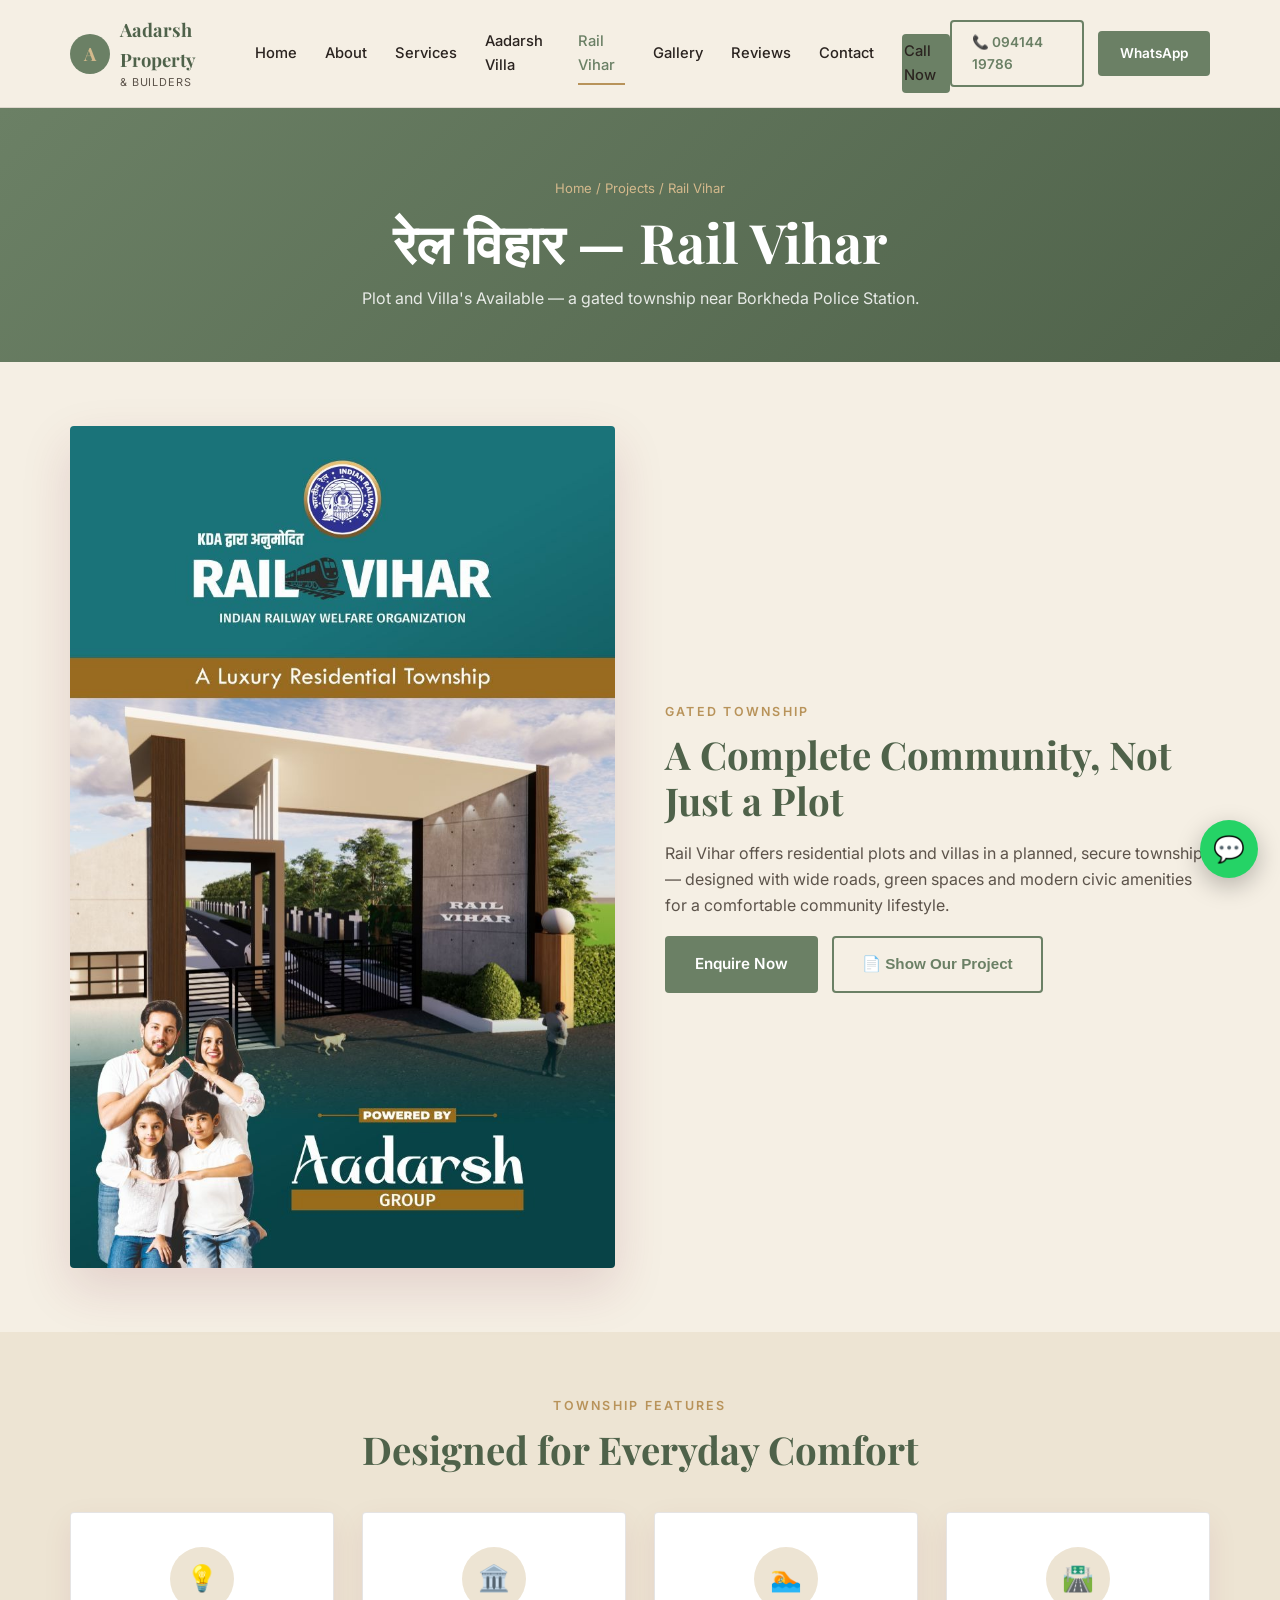
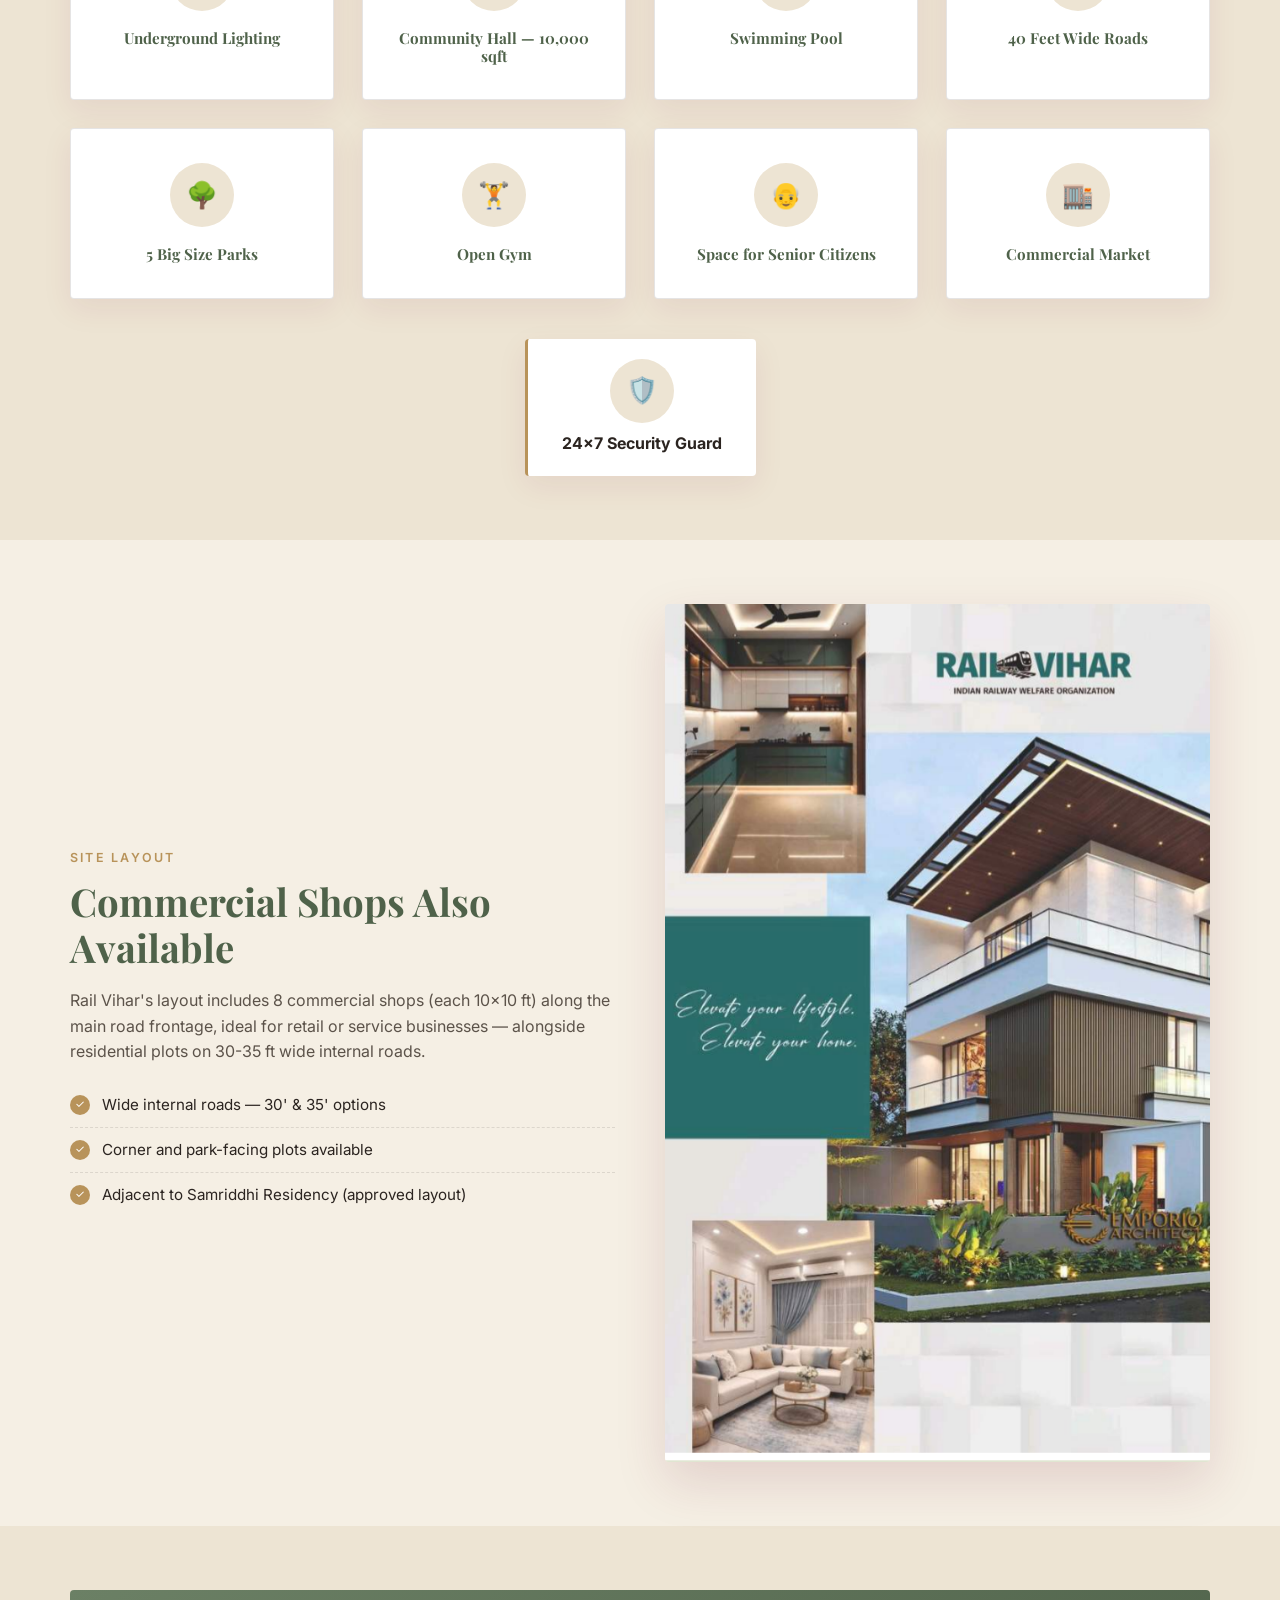
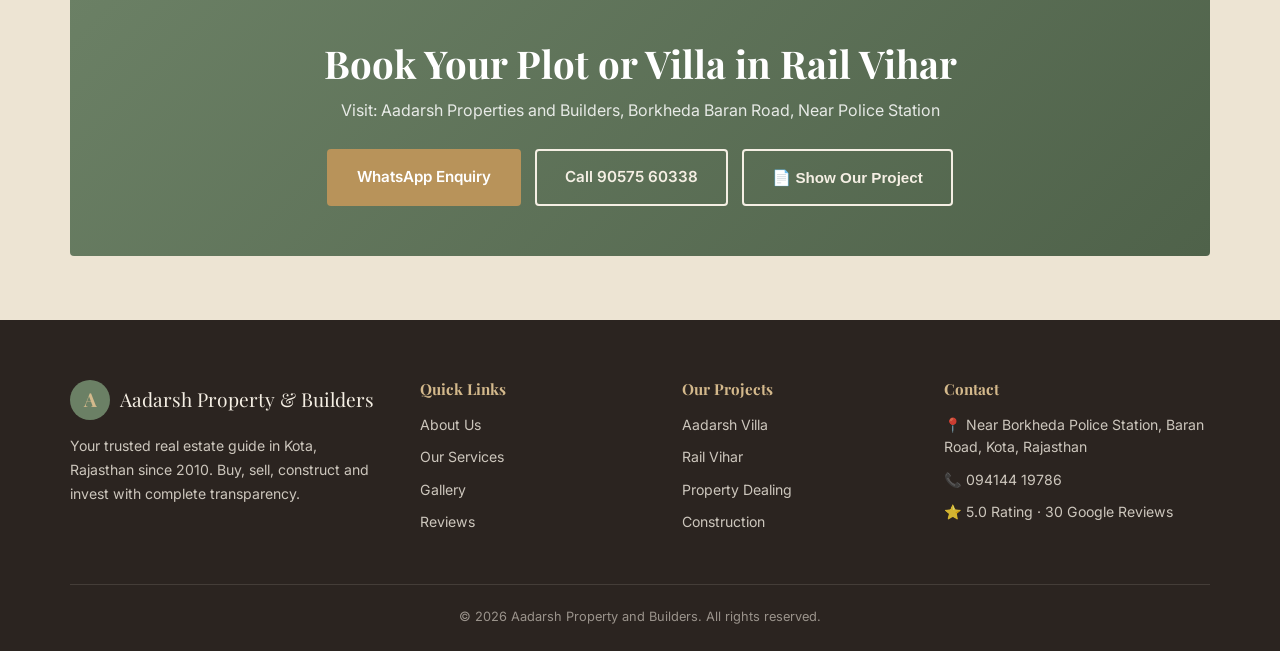
<file: rail-vihar.html>
<!DOCTYPE html>
<html lang="en">
<head>
<meta charset="UTF-8">
<meta name="viewport" content="width=device-width, initial-scale=1.0">
<title>Rail Vihar | Plots & Villas in Kota</title>
<meta name="description" content="Rail Vihar — gated plotted township with plots and villas available near Borkheda, Kota.">
<link rel="preconnect" href="https://fonts.googleapis.com">
<link href="https://fonts.googleapis.com/css2?family=Playfair+Display:wght@600;700;800&family=Inter:wght@400;500;600;700&display=swap" rel="stylesheet">
<link rel="stylesheet" href="style.css?v=2">
</head>
<body>

<header class="site-header">
  <div class="nav-wrap">
    <a href="index.html" class="brand">
      <span class="brand-mark">A</span>
      <span>Aadarsh Property<br><small>& Builders</small></span>
    </a>
    <nav class="nav-links" id="navLinks">
      <button class="nav-close" id="navClose" aria-label="Close menu">✕</button>
      <a href="index.html">Home</a>
      <a href="about.html">About</a>
      <a href="services.html">Services</a>
      <a href="aadarsh-villa.html">Aadarsh Villa</a>
      <a href="rail-vihar.html">Rail Vihar</a>
      <a href="gallery.html">Gallery</a>
      <a href="testimonials.html">Reviews</a>
      <a href="contact.html">Contact</a>
      <div class="nav-cta-mobile btn-row" style="margin-top:20px;">
        <a href="#" class="btn btn-primary" data-tel>Call Now</a>
      </div>
    </nav>
    <div class="nav-cta">
      <a href="#" class="btn btn-outline" data-tel>📞 094144 19786</a>
      <a href="#" class="btn btn-primary" data-wa>WhatsApp</a>
    </div>
    <button class="hamburger" id="hamburger" aria-label="Toggle menu">
      <span></span><span></span><span></span>
    </button>
  </div>
</header>
<div class="nav-overlay" id="navOverlay"></div>

<section class="page-hero">
  <div class="container">
    <div class="breadcrumb">Home / Projects / Rail Vihar</div>
    <h1>रेल विहार — Rail Vihar</h1>
    <p>Plot and Villa's Available — a gated township near Borkheda Police Station.</p>
  </div>
</section>

<section class="section">
  <div class="container">
    <div class="split reveal">
    <img src="rail-vihar-photo.jpg" alt="Rail Vihar township">
      <div>
        <span class="eyebrow">Gated Township</span>
        <h2>A Complete Community, Not Just a Plot</h2>
        <p style="margin:18px 0; color:var(--charcoal-soft);">Rail Vihar offers residential plots and villas in a planned, secure township — designed with wide roads, green spaces and modern civic amenities for a comfortable community lifestyle.</p>
        <div class="btn-row">
          <a href="#" class="btn btn-primary" data-wa data-wa-msg="Hello, I am interested in Rail Vihar plots/villas. Please share details.">Enquire Now</a>
          <button class="btn btn-outline show-project-btn" data-pdf="Rail_Vihar_Brochure.pdf?v=1">📄 Show Our Project</button>
        </div>
      </div>
    </div>
  </div>
</section>

<section class="section bg-soft">
  <div class="container">
    <div class="section-head reveal">
      <span class="eyebrow">Township Features</span>
      <h2>Designed for Everyday Comfort</h2>
    </div>
    <div class="grid grid-4">
      <div class="service-card reveal"><div class="service-icon">💡</div><h3 style="font-size:0.95rem;">Underground Lighting</h3></div>
      <div class="service-card reveal"><div class="service-icon">🏛️</div><h3 style="font-size:0.95rem;">Community Hall — 10,000 sqft</h3></div>
      <div class="service-card reveal"><div class="service-icon">🏊</div><h3 style="font-size:0.95rem;">Swimming Pool</h3></div>
      <div class="service-card reveal"><div class="service-icon">🛣️</div><h3 style="font-size:0.95rem;">40 Feet Wide Roads</h3></div>
      <div class="service-card reveal"><div class="service-icon">🌳</div><h3 style="font-size:0.95rem;">5 Big Size Parks</h3></div>
      <div class="service-card reveal"><div class="service-icon">🏋️</div><h3 style="font-size:0.95rem;">Open Gym</h3></div>
      <div class="service-card reveal"><div class="service-icon">👴</div><h3 style="font-size:0.95rem;">Space for Senior Citizens</h3></div>
      <div class="service-card reveal"><div class="service-icon">🏬</div><h3 style="font-size:0.95rem;">Commercial Market</h3></div>
    </div>
    <div class="text-center mt-40">
      <div class="testi-card" style="display:inline-block; text-align:center; padding:20px 34px;">
        <div class="service-icon" style="margin:0 auto 8px;">🛡️</div>
        <b>24×7 Security Guard</b>
      </div>
    </div>
  </div>
</section>

<section class="section">
  <div class="container">
    <div class="split reveal">
      <div>
        <span class="eyebrow">Site Layout</span>
        <h2>Commercial Shops Also Available</h2>
        <p style="margin:18px 0; color:var(--charcoal-soft);">Rail Vihar's layout includes 8 commercial shops (each 10x10 ft) along the main road frontage, ideal for retail or service businesses — alongside residential plots on 30-35 ft wide internal roads.</p>
        <ul class="feature-list">
          <li>Wide internal roads — 30' & 35' options</li>
          <li>Corner and park-facing plots available</li>
          <li>Adjacent to Samriddhi Residency (approved layout)</li>
        </ul>
      </div>
      <img src="rail-vihar-layout.jpg" alt="Township layout plan">
    </div>
  </div>
</section>

<section class="section bg-soft">
  <div class="container">
    <div class="cta-banner reveal">
      <h2>Book Your Plot or Villa in Rail Vihar</h2>
      <p>Visit: Aadarsh Properties and Builders, Borkheda Baran Road, Near Police Station</p>
      <div class="btn-row" style="justify-content:center;">
        <a href="#" class="btn btn-gold" data-wa data-wa-msg="Hello, I want to book a plot/villa in Rail Vihar.">WhatsApp Enquiry</a>
        <a href="tel:+919057560338" class="btn btn-outline-light">Call 90575 60338</a>
        <button class="btn btn-outline-light show-project-btn" data-pdf="Rail_Vihar_Brochure.pdf?v=1">📄 Show Our Project</button>
      </div>
    </div>
  </div>
</section>

<footer class="site-footer">
  <div class="container">
    <div class="footer-grid">
      <div>
        <div class="footer-brand"><span class="brand-mark">A</span> Aadarsh Property & Builders</div>
        <p style="font-size:0.88rem; line-height:1.7;">Your trusted real estate guide in Kota, Rajasthan since 2010. Buy, sell, construct and invest with complete transparency.</p>
      </div>
      <div>
        <h4>Quick Links</h4>
        <ul>
          <li><a href="about.html">About Us</a></li>
          <li><a href="services.html">Our Services</a></li>
          <li><a href="gallery.html">Gallery</a></li>
          <li><a href="testimonials.html">Reviews</a></li>
        </ul>
      </div>
      <div>
        <h4>Our Projects</h4>
        <ul>
          <li><a href="aadarsh-villa.html">Aadarsh Villa</a></li>
          <li><a href="rail-vihar.html">Rail Vihar</a></li>
          <li><a href="property-dealing.html">Property Dealing</a></li>
          <li><a href="construction.html">Construction</a></li>
        </ul>
      </div>
      <div>
        <h4>Contact</h4>
        <ul>
          <li>📍 Near Borkheda Police Station, Baran Road, Kota, Rajasthan</li>
          <li>📞 <a href="#" data-tel>094144 19786</a></li>
          <li>⭐ 5.0 Rating · 30 Google Reviews</li>
        </ul>
      </div>
    </div>
    <div class="footer-bottom">
      &copy; <span id="year"></span> Aadarsh Property and Builders. All rights reserved.
    </div>
  </div>
</footer>
<a href="#" class="wa-float" data-wa aria-label="Chat on WhatsApp">💬</a>
<script src="config.js?v=2"></script>
<script src="main.js?v=2"></script>
</body>
</html>
</file>
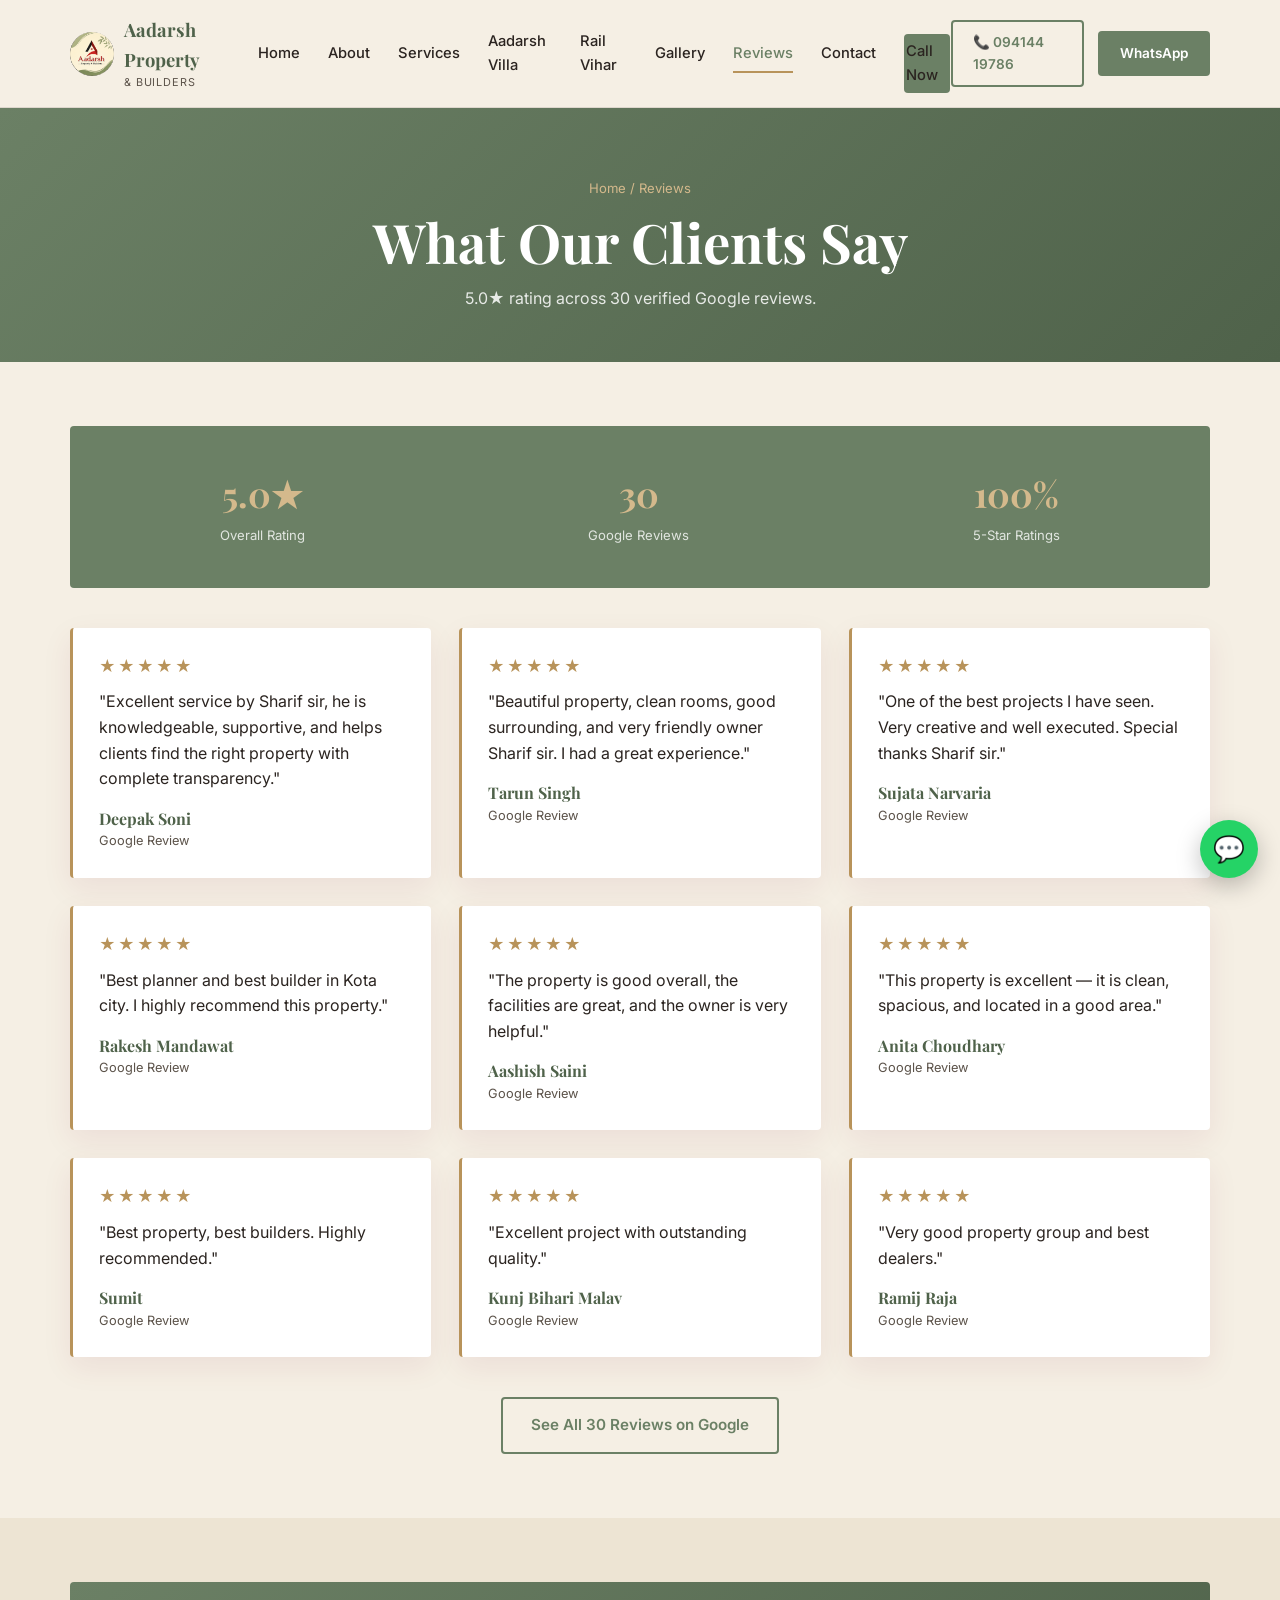
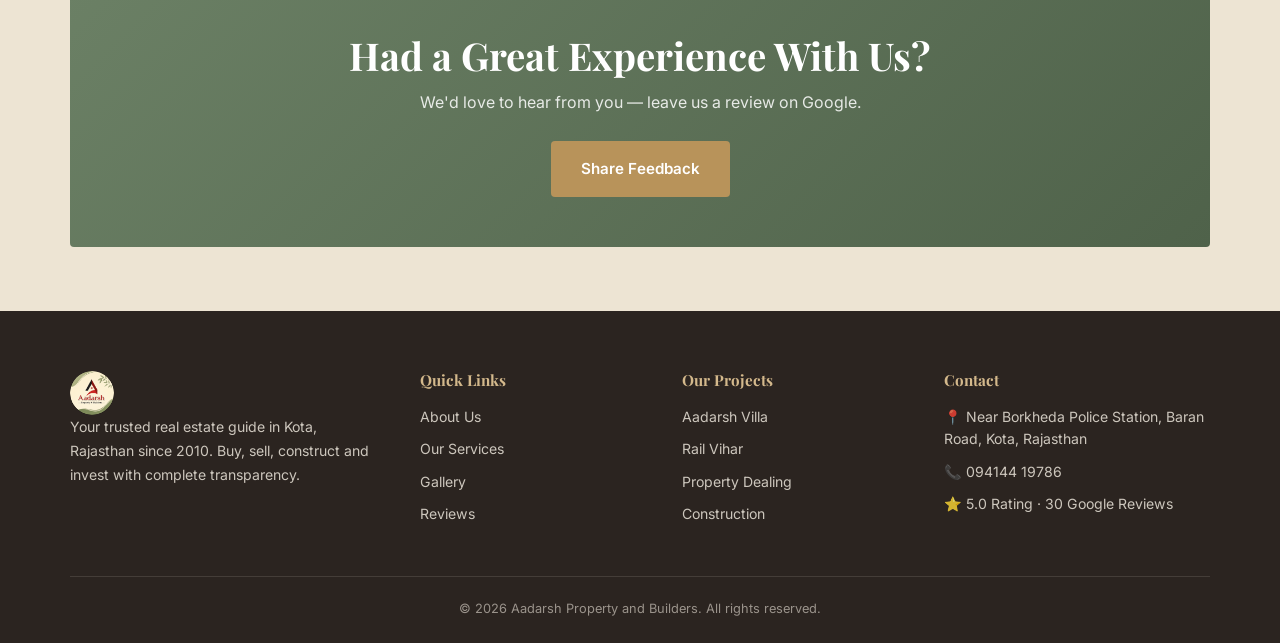
<file: testimonials.html>
<!DOCTYPE html>
<html lang="en">
<head>
<meta charset="UTF-8">
<meta name="viewport" content="width=device-width, initial-scale=1.0">
<title>Reviews | Aadarsh Property and Builders</title>
<meta name="description" content="5.0 star rated on Google with 30 reviews — see what our clients say about Aadarsh Property and Builders.">
<link rel="preconnect" href="https://fonts.googleapis.com">
<link href="https://fonts.googleapis.com/css2?family=Playfair+Display:wght@600;700;800&family=Inter:wght@400;500;600;700&display=swap" rel="stylesheet">
<link rel="stylesheet" href="style.css">
</head>
<body>

<header class="site-header">
  <div class="nav-wrap">
    <a href="index.html" class="brand">
      <img src="images/logo.png" alt="Aadarsh Property and Builders Logo" class="brand-logo">
      <span>Aadarsh Property<br><small>& Builders</small></span>
    </a>
    <nav class="nav-links" id="navLinks">
      <a href="index.html">Home</a>
      <a href="about.html">About</a>
      <a href="services.html">Services</a>
      <a href="aadarsh-villa.html">Aadarsh Villa</a>
      <a href="rail-vihar.html">Rail Vihar</a>
      <a href="gallery.html">Gallery</a>
      <a href="testimonials.html">Reviews</a>
      <a href="contact.html">Contact</a>
      <div class="nav-cta-mobile btn-row" style="margin-top:20px;">
        <a href="#" class="btn btn-primary" data-tel>Call Now</a>
      </div>
    </nav>
    <div class="nav-cta">
      <a href="#" class="btn btn-outline" data-tel>📞 094144 19786</a>
      <a href="#" class="btn btn-primary" data-wa>WhatsApp</a>
    </div>
    <button class="hamburger" id="hamburger" aria-label="Toggle menu">
      <span></span><span></span><span></span>
    </button>
  </div>
</header>
<div class="nav-overlay" id="navOverlay"></div>

<section class="page-hero">
  <div class="container">
    <div class="breadcrumb">Home / Reviews</div>
    <h1>What Our Clients Say</h1>
    <p>5.0★ rating across 30 verified Google reviews.</p>
  </div>
</section>

<section class="section">
  <div class="container">
    <div class="stats-strip reveal mb-40">
      <div class="stat"><b>5.0★</b><span>Overall Rating</span></div>
      <div class="stat"><b>30</b><span>Google Reviews</span></div>
      <div class="stat"><b>100%</b><span>5-Star Ratings</span></div>
    </div>

    <div class="grid grid-3">
      <div class="testi-card reveal">
        <div class="testi-stars">★★★★★</div>
        <p>"Excellent service by Sharif sir, he is knowledgeable, supportive, and helps clients find the right property with complete transparency."</p>
        <div class="testi-name">Deepak Soni</div>
        <div class="testi-role">Google Review</div>
      </div>
      <div class="testi-card reveal">
        <div class="testi-stars">★★★★★</div>
        <p>"Beautiful property, clean rooms, good surrounding, and very friendly owner Sharif sir. I had a great experience."</p>
        <div class="testi-name">Tarun Singh</div>
        <div class="testi-role">Google Review</div>
      </div>
      <div class="testi-card reveal">
        <div class="testi-stars">★★★★★</div>
        <p>"One of the best projects I have seen. Very creative and well executed. Special thanks Sharif sir."</p>
        <div class="testi-name">Sujata Narvaria</div>
        <div class="testi-role">Google Review</div>
      </div>
      <div class="testi-card reveal">
        <div class="testi-stars">★★★★★</div>
        <p>"Best planner and best builder in Kota city. I highly recommend this property."</p>
        <div class="testi-name">Rakesh Mandawat</div>
        <div class="testi-role">Google Review</div>
      </div>
      <div class="testi-card reveal">
        <div class="testi-stars">★★★★★</div>
        <p>"The property is good overall, the facilities are great, and the owner is very helpful."</p>
        <div class="testi-name">Aashish Saini</div>
        <div class="testi-role">Google Review</div>
      </div>
      <div class="testi-card reveal">
        <div class="testi-stars">★★★★★</div>
        <p>"This property is excellent — it is clean, spacious, and located in a good area."</p>
        <div class="testi-name">Anita Choudhary</div>
        <div class="testi-role">Google Review</div>
      </div>
      <div class="testi-card reveal">
        <div class="testi-stars">★★★★★</div>
        <p>"Best property, best builders. Highly recommended."</p>
        <div class="testi-name">Sumit</div>
        <div class="testi-role">Google Review</div>
      </div>
      <div class="testi-card reveal">
        <div class="testi-stars">★★★★★</div>
        <p>"Excellent project with outstanding quality."</p>
        <div class="testi-name">Kunj Bihari Malav</div>
        <div class="testi-role">Google Review</div>
      </div>
      <div class="testi-card reveal">
        <div class="testi-stars">★★★★★</div>
        <p>"Very good property group and best dealers."</p>
        <div class="testi-name">Ramij Raja</div>
        <div class="testi-role">Google Review</div>
      </div>
    </div>

    <div class="text-center mt-40">
      <a href="https://www.google.com/search?q=Aadarsh+Property+and+Builders+Kota+reviews" target="_blank" class="btn btn-outline">See All 30 Reviews on Google</a>
    </div>
  </div>
</section>

<section class="section bg-soft">
  <div class="container">
    <div class="cta-banner reveal">
      <h2>Had a Great Experience With Us?</h2>
      <p>We'd love to hear from you — leave us a review on Google.</p>
      <div class="btn-row" style="justify-content:center;">
        <a href="#" class="btn btn-gold" data-wa>Share Feedback</a>
      </div>
    </div>
  </div>
</section>

<footer class="site-footer">
  <div class="container">
    <div class="footer-grid">
      <div>
         <img src="images/logo.png" alt="Aadarsh Property and Builders Logo" class="brand-logo">
        <p style="font-size:0.88rem; line-height:1.7;">Your trusted real estate guide in Kota, Rajasthan since 2010. Buy, sell, construct and invest with complete transparency.</p>
      </div>
      <div>
        <h4>Quick Links</h4>
        <ul>
          <li><a href="about.html">About Us</a></li>
          <li><a href="services.html">Our Services</a></li>
          <li><a href="gallery.html">Gallery</a></li>
          <li><a href="testimonials.html">Reviews</a></li>
        </ul>
      </div>
      <div>
        <h4>Our Projects</h4>
        <ul>
          <li><a href="aadarsh-villa.html">Aadarsh Villa</a></li>
          <li><a href="rail-vihar.html">Rail Vihar</a></li>
          <li><a href="property-dealing.html">Property Dealing</a></li>
          <li><a href="construction.html">Construction</a></li>
        </ul>
      </div>
      <div>
        <h4>Contact</h4>
        <ul>
          <li>📍 Near Borkheda Police Station, Baran Road, Kota, Rajasthan</li>
          <li>📞 <a href="#" data-tel>094144 19786</a></li>
          <li>⭐ 5.0 Rating · 30 Google Reviews</li>
        </ul>
      </div>
    </div>
    <div class="footer-bottom">
      &copy; <span id="year"></span> Aadarsh Property and Builders. All rights reserved.
    </div>
  </div>
</footer>
<a href="#" class="wa-float" data-wa aria-label="Chat on WhatsApp">💬</a>
<script src="config.js"></script>
<script src="main.js"></script>
</body>
</html>
</file>
<file: style.css>
/* ============================================
   AADARSH PROPERTY AND BUILDERS
   Design tokens: Cream + Deep Maroon + Gold
   ============================================ */

:root {
  --cream: #F5EFE4;
  --cream-soft: #EDE4D3;
  --maroon: #6B8065;
--maroon-dark: #4F624A;
  --gold: #B8935A;
  --gold-light: #D4B98C;
  --charcoal: #2B2420;
  --charcoal-soft: #5C534A;
  --white: #FFFFFF;
  --line: rgba(43, 36, 32, 0.12);

  --font-display: 'Playfair Display', Georgia, serif;
  --font-body: 'Inter', -apple-system, sans-serif;

  --radius: 4px;
  --shadow: 0 10px 30px rgba(122, 31, 61, 0.08);
  --shadow-lg: 0 20px 50px rgba(122, 31, 61, 0.15);
}

* { box-sizing: border-box; margin: 0; padding: 0; }

html { scroll-behavior: smooth; }

body {
  font-family: var(--font-body);
  background: var(--cream);
  color: var(--charcoal);
  line-height: 1.6;
  overflow-x: hidden;
}

img { max-width: 100%; display: block; }
a { text-decoration: none; color: inherit; }
ul { list-style: none; }

h1, h2, h3, h4 {
  font-family: var(--font-display);
  font-weight: 700;
  line-height: 1.2;
  color: var(--maroon-dark);
}

h1 { font-size: clamp(2rem, 5vw, 3.4rem); }
h2 { font-size: clamp(1.6rem, 4vw, 2.4rem); }
h3 { font-size: clamp(1.2rem, 3vw, 1.5rem); }

.eyebrow {
  font-family: var(--font-body);
  font-size: 0.78rem;
  letter-spacing: 0.18em;
  text-transform: uppercase;
  color: var(--gold);
  font-weight: 600;
  margin-bottom: 0.6rem;
  display: block;
}

.container {
  max-width: 1180px;
  margin: 0 auto;
  padding: 0 20px;
}

.section {
  padding: 64px 0;
}

.section-head {
  text-align: center;
  max-width: 640px;
  margin: 0 auto 40px;
}

.section-head p {
  color: var(--charcoal-soft);
  margin-top: 10px;
}

.bg-soft { background: var(--cream-soft); }
.bg-maroon { background: var(--maroon); color: var(--cream); }
.bg-maroon h1, .bg-maroon h2, .bg-maroon h3 { color: var(--white); }

/* ---------- Buttons ---------- */
.btn {
  display: inline-flex;
  align-items: center;
  justify-content: center;
  gap: 8px;
  padding: 14px 28px;
  border-radius: var(--radius);
  font-weight: 600;
  font-size: 0.95rem;
  border: 2px solid transparent;
  cursor: pointer;
  transition: transform 0.2s ease, box-shadow 0.2s ease, background 0.2s ease, color 0.2s ease;
}
.btn-primary {
  background: var(--maroon);
  color: var(--white);
}
.btn-primary:hover { background: var(--maroon-dark); box-shadow: var(--shadow-lg); transform: translateY(-2px); }
.btn-gold {
  background: var(--gold);
  color: var(--white);
}
.btn-gold:hover { background: #a17f4a; box-shadow: var(--shadow-lg); transform: translateY(-2px); }
.btn-outline {
  background: transparent;
  border-color: var(--maroon);
  color: var(--maroon);
}
.btn-outline:hover { background: var(--maroon); color: var(--white); }
.btn-outline-light {
  background: transparent;
  border-color: var(--cream);
  color: var(--cream);
}
.btn-outline-light:hover { background: var(--cream); color: var(--maroon-dark); }
.btn-row { display: flex; gap: 14px; flex-wrap: wrap; }

/* ---------- Header / Nav ---------- */
.site-header {
  position: sticky;
  top: 0;
  z-index: 999;
  background: rgba(245, 239, 228, 0.96);
  backdrop-filter: blur(8px);
  border-bottom: 1px solid var(--line);
}

.nav-wrap {
  display: flex;
  align-items: center;
  justify-content: space-between;
  padding: 14px 20px;
  max-width: 1180px;
  margin: 0 auto;
  position: relative;
}

.brand {
  display: flex;
  align-items: center;
  gap: 10px;
  font-family: var(--font-display);
  font-weight: 700;
  font-size: 1.15rem;
  color: var(--maroon-dark);
}
.brand-mark {
  width: 40px;
  height: 40px;
  border-radius: 50%;
  background: var(--maroon);
  color: var(--gold-light);
  display: flex;
  align-items: center;
  justify-content: center;
  font-family: var(--font-display);
  font-weight: 700;
  flex-shrink: 0;
}
.brand-logo {
  width: 44px;
  height: 44px;
  object-fit: contain;
  flex-shrink: 0;
  border-radius: 50%;
}
.brand small {
  display: block;
  font-family: var(--font-body);
  font-weight: 400;
  font-size: 0.68rem;
  letter-spacing: 0.08em;
  color: var(--charcoal-soft);
  text-transform: uppercase;
}

.nav-links {
  display: flex;
  align-items: center;
  gap: 28px;
}
.nav-links a {
  font-size: 0.92rem;
  font-weight: 500;
  color: var(--charcoal);
  position: relative;
  padding: 4px 0;
}
.nav-links a:hover,
.nav-links a.active { color: var(--maroon); }
.nav-links a.active::after {
  content: "";
  position: absolute;
  left: 0; bottom: -4px;
  width: 100%; height: 2px;
  background: var(--gold);
}

.nav-cta { display: flex; align-items: center; gap: 14px; }
.nav-cta .btn { padding: 10px 20px; font-size: 0.85rem; }

.nav-close { display: none; }

.hamburger {
  display: none;
  flex-direction: column;
  gap: 5px;
  background: none;
  border: none;
  cursor: pointer;
  padding: 8px;
  z-index: 1001;
}
.hamburger span {
  width: 26px;
  height: 2px;
  background: var(--maroon-dark);
  transition: 0.3s;
}
.hamburger.open span:nth-child(1) { transform: translateY(7px) rotate(45deg); }
.hamburger.open span:nth-child(2) { opacity: 0; }
.hamburger.open span:nth-child(3) { transform: translateY(-7px) rotate(-45deg); }

@media (max-width: 860px) {
  .hamburger {
    display: flex;
  }

  .hamburger span {
    background: var(--maroon-dark);
  }

  .nav-links {
    position: fixed;
    top: 0;
    right: -100%;
     visibility: hidden;
pointer-events: none;
    width: min(82%, 340px);
    max-width: 340px;
    height: 100vh;
    height: 100dvh;

    background: linear-gradient(165deg, var(--maroon), var(--maroon-dark));

    flex-direction: column;
    align-items: flex-start;
    justify-content: flex-start;

    padding: 100px 32px 40px;
    gap: 6px;

    transition: right 0.35s ease;

    box-shadow: -14px 0 50px rgba(0,0,0,0.35);

    z-index: 1000;
    overflow-y: auto;

    /* IMPORTANT: initially hidden */
    visibility: hidden;
    pointer-events: none;
  }

  /* ONLY when menu is opened */
.nav-links.open {
  right: 0;
  visibility: visible;
  pointer-events: auto;
}

  .nav-links a {
    font-size: 1.08rem;
    width: 100%;
    color: rgba(245,239,228,0.92);
    padding: 14px 0;
    border-bottom: 1px solid rgba(245,239,228,0.12);
  }

  .nav-links a:hover,
  .nav-links a.active {
    color: var(--gold-light);
  }

  .nav-links a.active::after {
    background: var(--gold-light);
  }

  .nav-cta {
    display: none;
  }

  .nav-links .nav-cta-mobile {
    display: flex;
    margin-top: 22px;
    width: 100%;
  }

  .nav-links .nav-cta-mobile .btn {
    width: 100%;
    background: var(--gold);
    color: var(--white);
    border-color: var(--gold);
  }

  .nav-close {
    position: absolute;
    top: 24px;
    right: 24px;
    background: rgba(245,239,228,0.15);
    border: none;
    color: var(--cream);
    width: 38px;
    height: 38px;
    border-radius: 50%;
    font-size: 1.3rem;
    font-family: Arial, sans-serif;
    line-height: 1;
    cursor: pointer;

    display: flex;
    align-items: center;
    justify-content: center;
  }

  .nav-overlay {
    display: none;
    position: fixed;
    inset: 0;
    background: rgba(20,12,10,0.55);
    backdrop-filter: blur(2px);
    z-index: 998;
  }

  .nav-overlay.open {
    display: block;
  }
}

/* ---------- Hero ---------- */
.hero {
  position: relative;
  min-height: 88vh;
  display: flex;
  align-items: center;
  color: var(--white);

  background:
    url('https://images.unsplash.com/photo-1600585154340-be6161a56a0c?q=80&w=1600&auto=format&fit=crop')
    center/cover;

  overflow: hidden;
}

.hero::before {
  content: "";
  position: absolute;
  inset: -10px;
  background: inherit;
  filter: blur(3px);
  transform: scale(1.03);
  z-index: 0;
}

.hero-inner {
  position: relative;
  z-index: 1;
}
.hero-inner { max-width: 680px; }
.hero .eyebrow { color: var(--gold-light); }
.hero h1 { color: var(--white); margin-bottom: 18px; }
.hero p.lead { font-size: 1.1rem; color: rgba(255,255,255,0.88); margin-bottom: 30px; max-width: 560px; }
.hero-stats {
  display: flex;
  gap: 34px;
  margin-top: 46px;
  flex-wrap: wrap;
}
.hero-stats .stat b {
  display: block;
  font-family: var(--font-display);
  font-size: 1.8rem;
  color: var(--gold-light);
}
.hero-stats .stat span { font-size: 0.82rem; color: rgba(255,255,255,0.75); }

/* generic page hero (inner pages) */
.page-hero {
  padding: 70px 0 50px;
  background: linear-gradient(135deg, var(--maroon), var(--maroon-dark));
  color: var(--white);
  text-align: center;
}
.page-hero h1 { color: var(--white); }
.page-hero p { color: rgba(255,255,255,0.85); max-width: 560px; margin: 12px auto 0; }
.breadcrumb { font-size: 0.82rem; color: var(--gold-light); margin-bottom: 10px; }

/* ---------- Cards ---------- */
.grid {
  display: grid;
  gap: 28px;
}
.grid-3 { grid-template-columns: repeat(3, 1fr); }
.grid-2 { grid-template-columns: repeat(2, 1fr); }
.grid-4 { grid-template-columns: repeat(4, 1fr); }
@media (max-width: 900px) {
  .grid-3, .grid-4 { grid-template-columns: repeat(2, 1fr); }
}
@media (max-width: 600px) {
  .grid-3, .grid-2, .grid-4 { grid-template-columns: 1fr; }
}

.card {
  background: var(--white);
  border-radius: var(--radius);
  overflow: hidden;
  box-shadow: var(--shadow);
  transition: transform 0.25s ease, box-shadow 0.25s ease;
  border: 1px solid var(--line);
}
.card:hover { transform: translateY(-6px); box-shadow: var(--shadow-lg); }
.card img { height: 220px; object-fit: cover; width: 100%; }
.card-body { padding: 22px; }
.card-body h3 { margin-bottom: 8px; }
.card-body p { color: var(--charcoal-soft); font-size: 0.92rem; }
.card-tag {
  display: inline-block;
  background: var(--cream-soft);
  color: var(--maroon);
  font-size: 0.72rem;
  font-weight: 700;
  letter-spacing: 0.05em;
  text-transform: uppercase;
  padding: 4px 12px;
  border-radius: 20px;
  margin-bottom: 10px;
}

.service-card {
  background: var(--white);
  border: 1px solid var(--line);
  border-radius: var(--radius);
  padding: 34px 26px;
  text-align: center;
  box-shadow: var(--shadow);
  transition: transform 0.25s ease, box-shadow 0.25s ease, border-color 0.25s ease;
}
.service-card:hover { transform: translateY(-6px); box-shadow: var(--shadow-lg); border-color: var(--gold); }
.service-icon {
  width: 64px; height: 64px;
  border-radius: 50%;
  background: var(--cream-soft);
  display: flex; align-items: center; justify-content: center;
  margin: 0 auto 18px;
  font-size: 1.6rem;
  color: var(--maroon);
}

/* ---------- Feature list ---------- */
.feature-list li {
  display: flex;
  align-items: flex-start;
  gap: 12px;
  padding: 10px 0;
  border-bottom: 1px dashed var(--line);
  font-size: 0.95rem;
}
.feature-list li:last-child { border-bottom: none; }
.feature-list li::before {
  content: "✓";
  background: var(--gold);
  color: var(--white);
  width: 20px; height: 20px;
  border-radius: 50%;
  display: flex; align-items: center; justify-content: center;
  font-size: 0.7rem;
  flex-shrink: 0;
  margin-top: 2px;
}

/* ---------- Stats strip ---------- */
.stats-strip {
  display: flex;
  justify-content: space-around;
  flex-wrap: wrap;
  gap: 24px;
  background: var(--maroon);
  color: var(--white);
  padding: 40px 20px;
  border-radius: var(--radius);
}
.stats-strip .stat { text-align: center; }
.stats-strip .stat b {
  display: block;
  font-family: var(--font-display);
  font-size: 2.2rem;
  color: var(--gold-light);
}
.stats-strip .stat span { font-size: 0.82rem; color: rgba(255,255,255,0.8); }

/* ---------- Two column layout ---------- */
.split {
  display: grid;
  grid-template-columns: 1fr 1fr;
  gap: 50px;
  align-items: center;
}
@media (max-width: 800px) {
  .split { grid-template-columns: 1fr; }
}
.split img { border-radius: var(--radius); box-shadow: var(--shadow-lg); }

/* ---------- Testimonials ---------- */
.testi-card {
  background: var(--white);
  border-radius: var(--radius);
  padding: 26px;
  box-shadow: var(--shadow);
  border-left: 3px solid var(--gold);
}
.testi-stars { color: var(--gold); margin-bottom: 10px; letter-spacing: 2px; }
.testi-name { font-weight: 700; margin-top: 14px; font-family: var(--font-display); color: var(--maroon-dark); }
.testi-role { font-size: 0.8rem; color: var(--charcoal-soft); }

/* ---------- Gallery ---------- */
.gallery-grid {
  display: grid;
  grid-template-columns: repeat(3, 1fr);
  gap: 14px;
}
@media (max-width: 700px) { .gallery-grid { grid-template-columns: repeat(2, 1fr); } }
.gallery-item {
  border-radius: var(--radius);
  overflow: hidden;
  aspect-ratio: 4/3;
  cursor: pointer;
  position: relative;
}
.gallery-item img { width: 100%; height: 100%; object-fit: cover; transition: transform 0.4s ease; }
.gallery-item:hover img { transform: scale(1.08); }

/* ---------- Form ---------- */
.form-card {
  background: var(--white);
  border-radius: var(--radius);
  padding: 34px;
  box-shadow: var(--shadow-lg);
}
.form-group { margin-bottom: 18px; }
.form-group label {
  display: block;
  font-size: 0.85rem;
  font-weight: 600;
  margin-bottom: 6px;
  color: var(--charcoal);
}
.form-group input,
.form-group select,
.form-group textarea {
  width: 100%;
  padding: 12px 14px;
  border: 1px solid var(--line);
  border-radius: var(--radius);
  font-family: var(--font-body);
  font-size: 0.95rem;
  background: var(--cream-soft);
  color: var(--charcoal);
}
.form-group input:focus,
.form-group select:focus,
.form-group textarea:focus {
  outline: 2px solid var(--gold);
  outline-offset: 1px;
}

/* ---------- CTA banner ---------- */
.cta-banner {
  background: linear-gradient(135deg, var(--maroon), var(--maroon-dark));
  color: var(--white);
  border-radius: var(--radius);
  padding: 50px 30px;
  text-align: center;
}
.cta-banner h2 { color: var(--white); }
.cta-banner p { color: rgba(255,255,255,0.85); margin: 12px 0 26px; }

/* ---------- Footer ---------- */
.site-footer {
  background: var(--charcoal);
  color: rgba(245,239,228,0.8);
  padding: 60px 0 24px;
}
.footer-grid {
  display: grid;
  grid-template-columns: 1.4fr 1fr 1fr 1.2fr;
  gap: 40px;
  margin-bottom: 40px;
}
@media (max-width: 800px) {
  .footer-grid { grid-template-columns: 1fr 1fr; }
}
@media (max-width: 500px) {
  .footer-grid { grid-template-columns: 1fr; }
}
.footer-grid h4 {
  color: var(--gold-light);
  font-size: 0.95rem;
  margin-bottom: 16px;
  font-family: var(--font-display);
}
.footer-grid ul li { margin-bottom: 10px; font-size: 0.88rem; }
.footer-grid ul li a:hover { color: var(--gold-light); }
.footer-brand {
  display: flex;
  align-items: center;
  gap: 10px;
  font-family: var(--font-display);
  font-size: 1.2rem;
  color: var(--cream);
  margin-bottom: 14px;
}
.footer-bottom {
  border-top: 1px solid rgba(245,239,228,0.12);
  padding-top: 22px;
  text-align: center;
  font-size: 0.8rem;
  color: rgba(245,239,228,0.55);
}

/* ---------- WhatsApp floating button ---------- */
.wa-float {
  position: fixed;
  bottom: 22px;
  right: 22px;
  width: 58px;
  height: 58px;
  border-radius: 50%;
  background: #25D366;
  display: flex;
  align-items: center;
  justify-content: center;
  box-shadow: 0 8px 24px rgba(0,0,0,0.25);
  z-index: 900;
  font-size: 1.6rem;
  color: white;
  animation: pulse 2.4s infinite;
}
@keyframes pulse {
  0% { box-shadow: 0 0 0 0 rgba(37,211,102,0.5); }
  70% { box-shadow: 0 0 0 14px rgba(37,211,102,0); }
  100% { box-shadow: 0 0 0 0 rgba(37,211,102,0); }
}

/* ---------- Reveal on scroll ---------- */
.reveal {
  opacity: 0;
  transform: translateY(24px);
  transition: opacity 0.7s ease, transform 0.7s ease;
}
.reveal.in-view { opacity: 1; transform: translateY(0); }

/* ---------- Utility ---------- */
.text-center { text-align: center; }
.mt-40 { margin-top: 40px; }
.mb-40 { margin-bottom: 40px; }

@media (prefers-reduced-motion: reduce) {
  * { animation: none !important; transition: none !important; }
}
/* ==========================================
   MOBILE FULL WIDTH FIX
   ========================================== */
@media (max-width: 860px) {

  html,
  body {
    width: 100%;
    min-width: 0;
    margin: 0;
    padding: 0;
    overflow-x: hidden;
  }

  .site-header,
  .nav-wrap,
  .hero,
  .section,
  .site-footer,
  main,
  section {
    width: 100%;
    max-width: 100%;
  }

  .nav-wrap {
    margin: 0;
    padding-left: 16px;
    padding-right: 16px;
  }

  .container {
    width: 100%;
    max-width: 100%;
    margin-left: 0;
    margin-right: 0;
    padding-left: 16px;
    padding-right: 16px;
  }

  .hero {
    width: 100%;
  }

  .section {
    width: 100%;
  }

  .site-footer {
    width: 100%;
  }

  .split,
  .grid,
  .grid-2,
  .grid-3,
  .grid-4 {
    width: 100%;
    max-width: 100%;
  }
}
</file>
